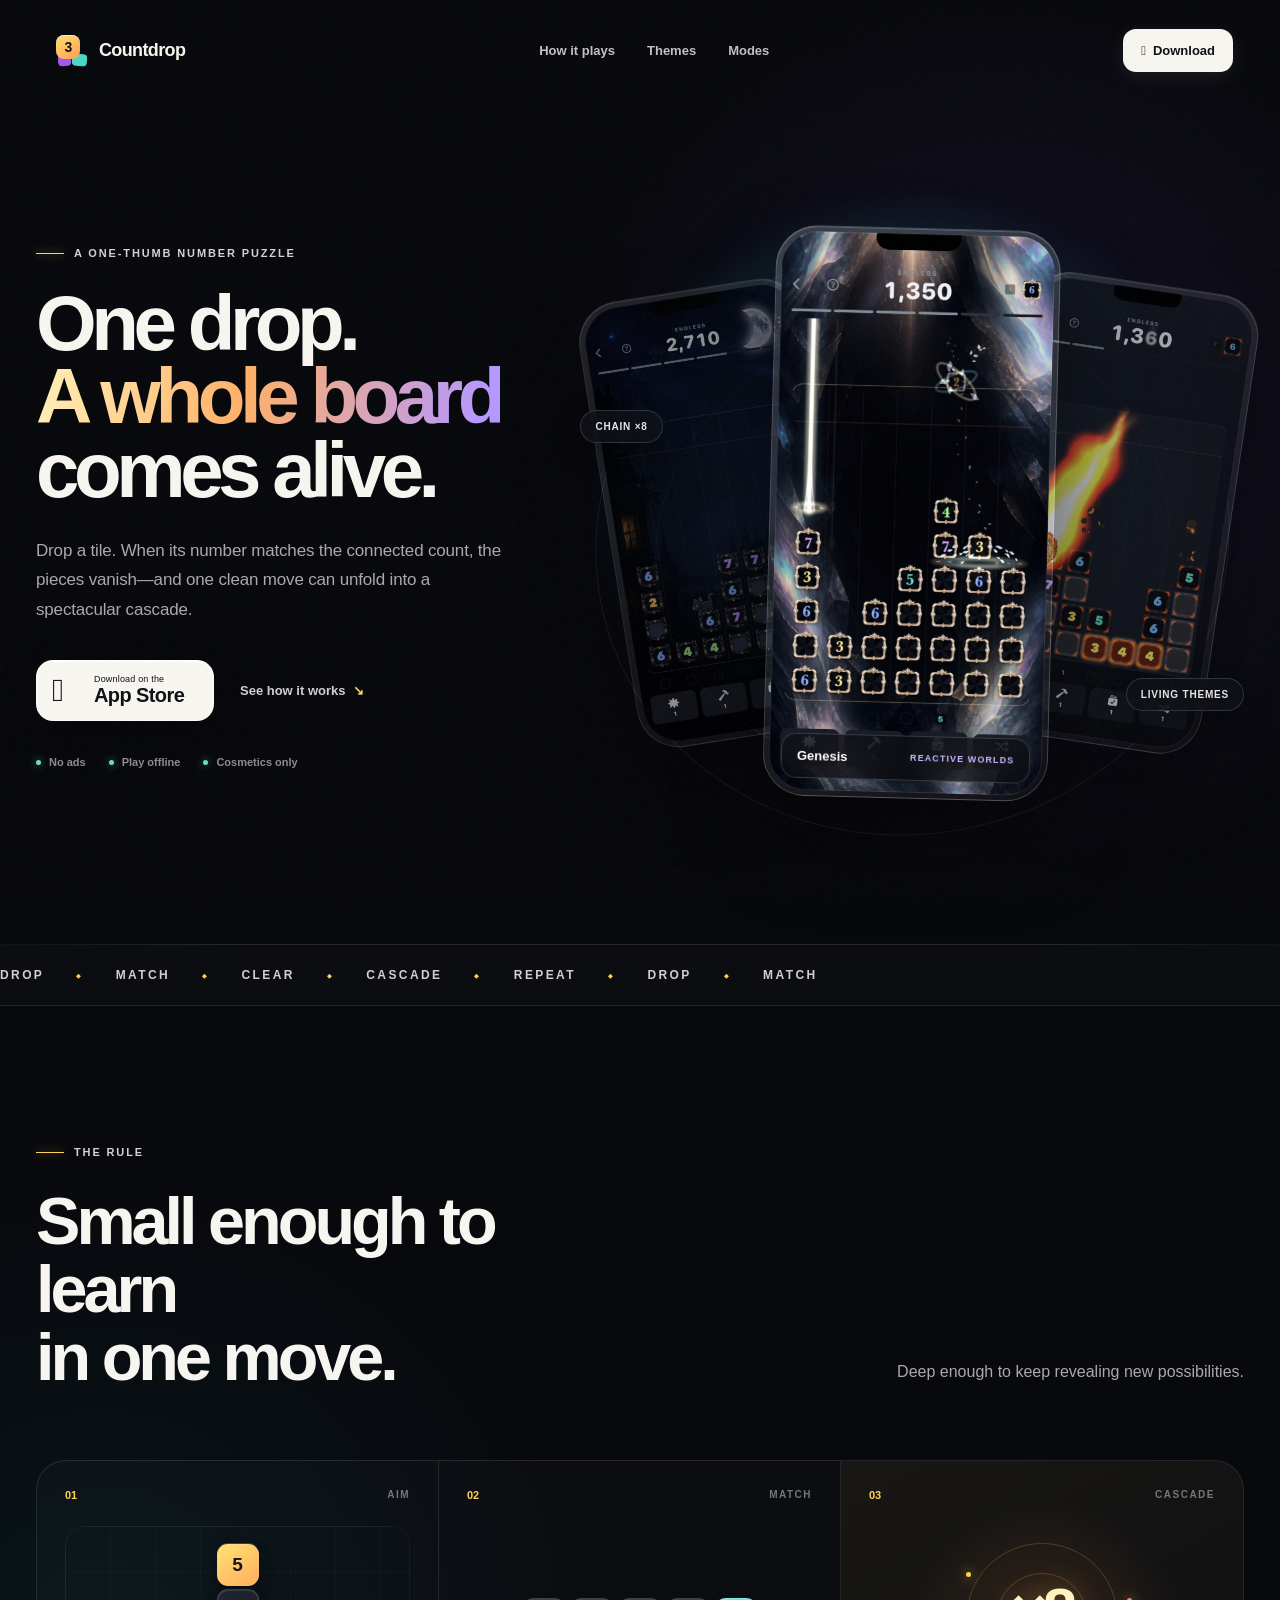
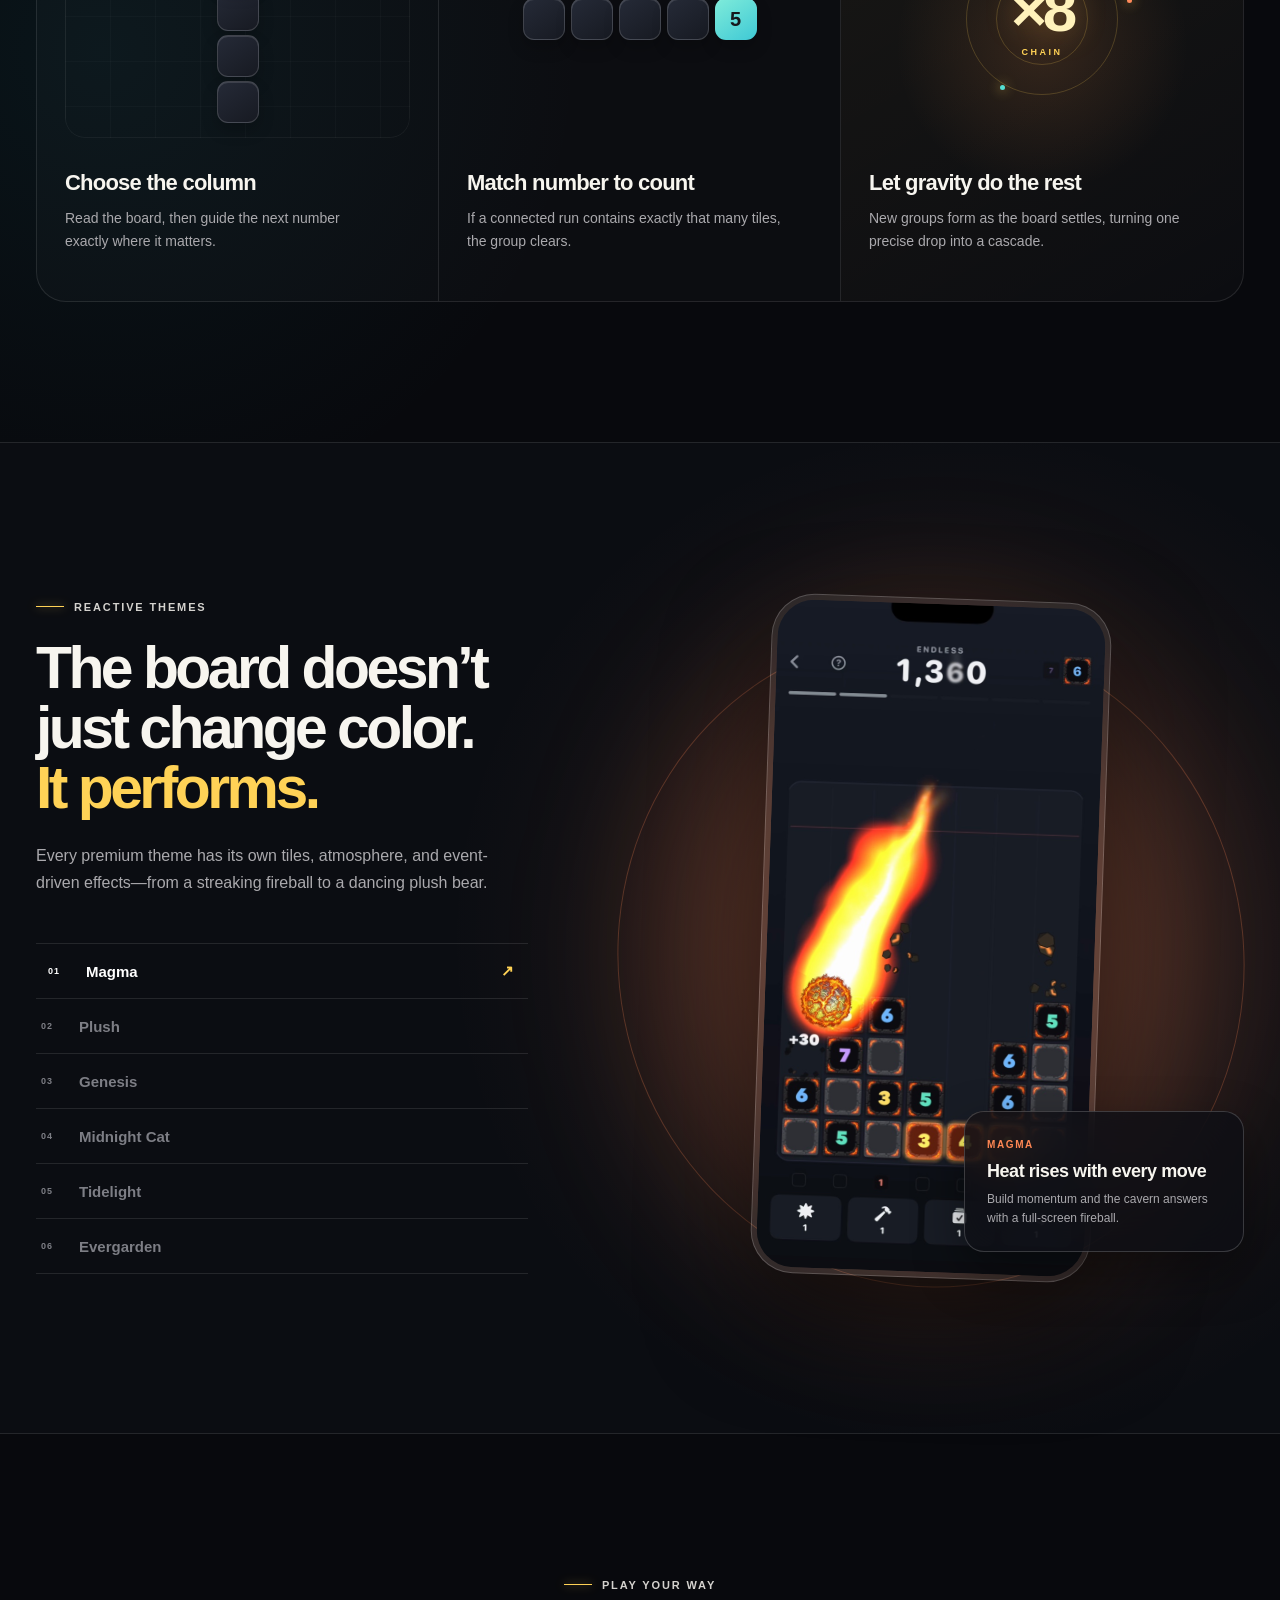
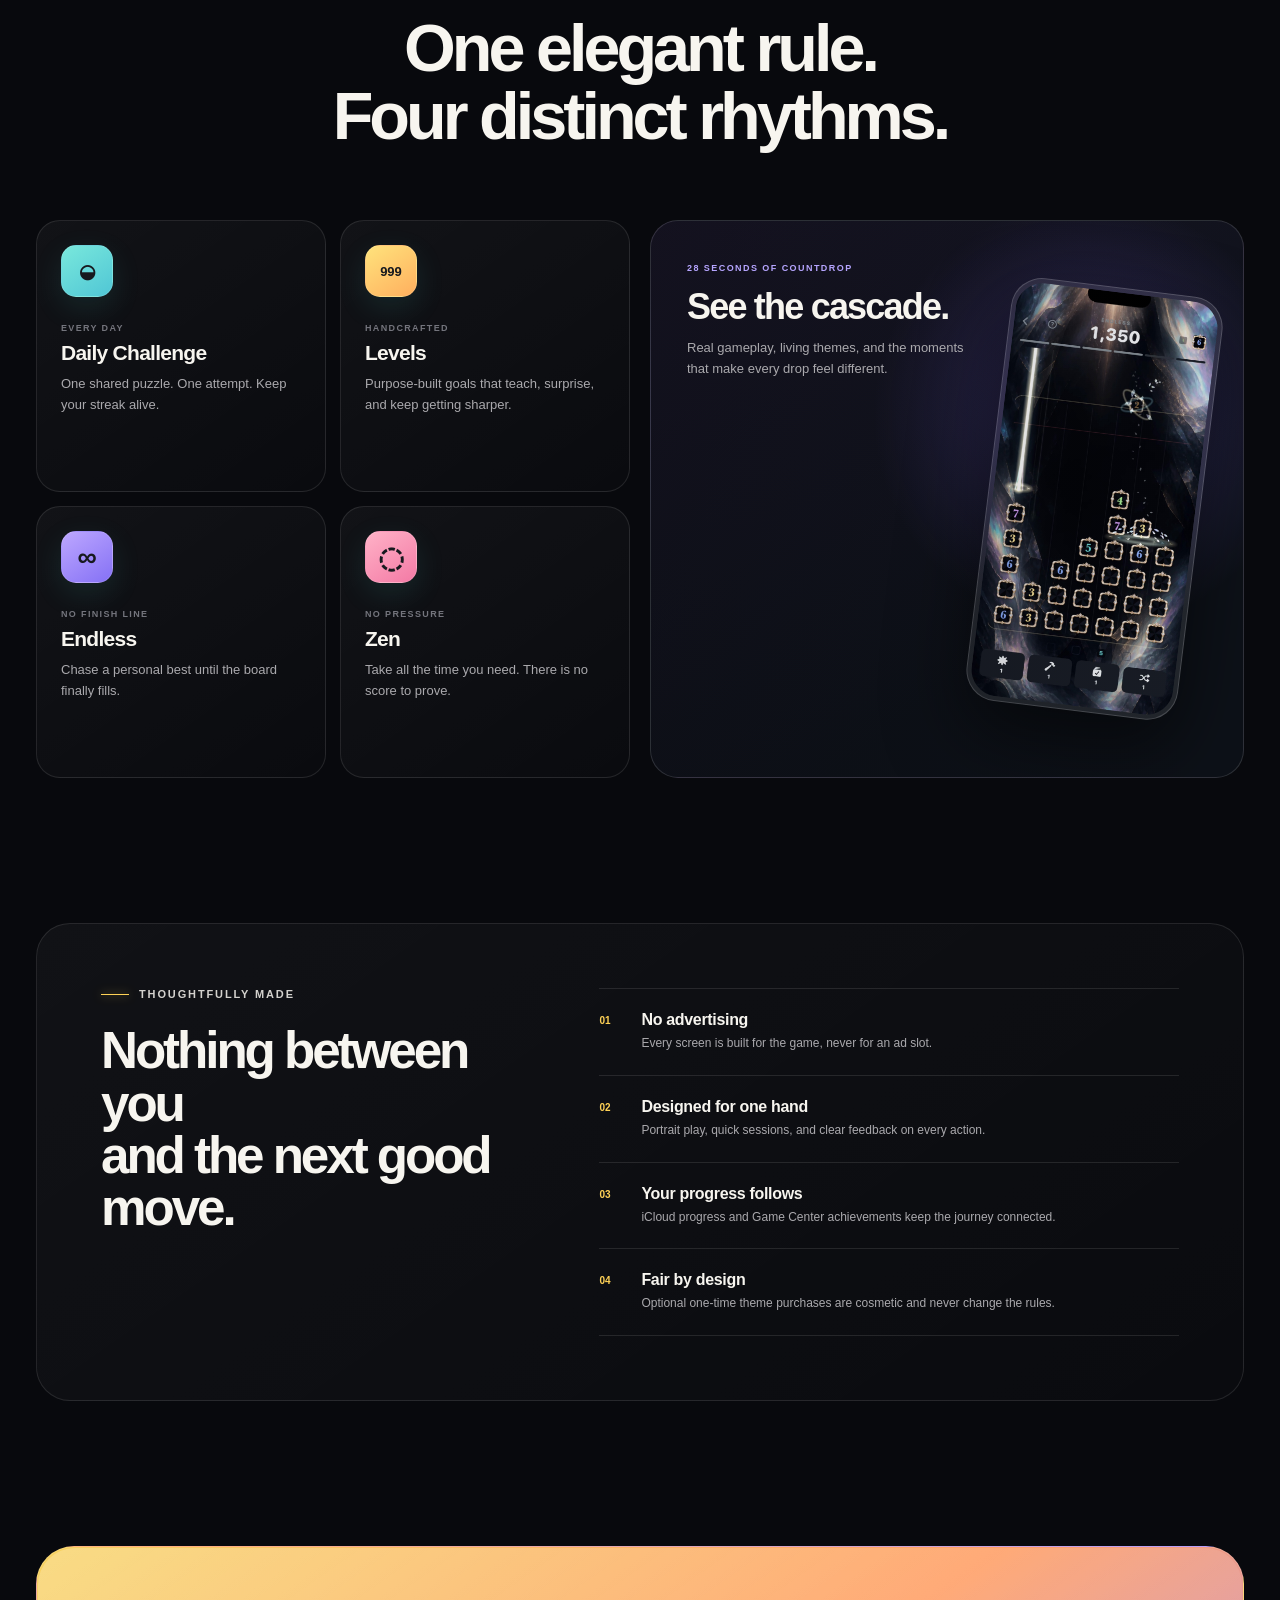
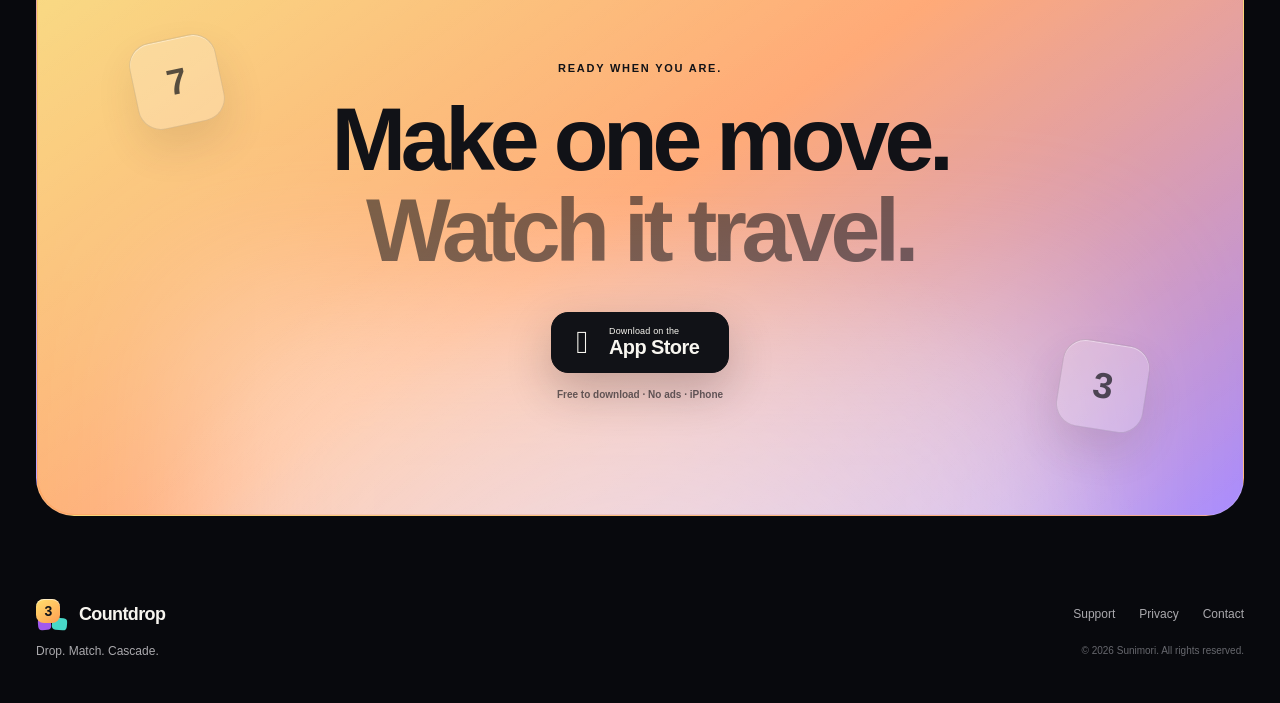
<file: index.html>
<!doctype html>
<html lang="en">
<head>
  <meta charset="utf-8">
  <meta name="viewport" content="width=device-width, initial-scale=1, viewport-fit=cover">
  <title>Countdrop — Drop. Match. Cascade.</title>
  <meta name="description" content="Countdrop is a tactile number puzzle for iPhone. Drop a tile, match its count, and set off satisfying chain reactions across Daily, Levels, Endless, and Zen modes.">
  <meta name="theme-color" content="#08090d">
  <meta property="og:type" content="website">
  <meta property="og:title" content="Countdrop — Drop. Match. Cascade.">
  <meta property="og:description" content="A tiny rule with deeply satisfying chain reactions. Free to play, with no ads.">
  <meta property="og:image" content="https://countdrop.com/assets/og-countdrop.jpg">
  <meta property="og:image:width" content="1200">
  <meta property="og:image:height" content="630">
  <meta name="twitter:card" content="summary_large_image">
  <link rel="canonical" href="https://countdrop.com/">
  <link rel="icon" href="/assets/favicon.svg" type="image/svg+xml">
  <link rel="stylesheet" href="/assets/site.css?v=20260905-2">
  <script src="/assets/site.js?v=20260905-2" defer></script>
</head>
<body>
  <div class="page-noise" aria-hidden="true"></div>
  <header class="site-header" data-header>
    <a class="brand" href="/" aria-label="Countdrop home">
      <span class="brand-mark" aria-hidden="true"><i>3</i><b></b><em></em></span>
      <span>Countdrop</span>
    </a>
    <nav class="main-nav" aria-label="Main navigation">
      <a href="#play">How it plays</a>
      <a href="#worlds">Themes</a>
      <a href="#modes">Modes</a>
    </nav>
    <a class="header-cta" href="https://apps.apple.com/app/id6799628531" target="_blank" rel="noopener"><span aria-hidden="true"></span> Download</a>
  </header>

  <main>
    <section class="hero" aria-labelledby="hero-title">
      <div class="hero-copy reveal">
        <div class="eyebrow"><span></span> A one-thumb number puzzle</div>
        <h1 id="hero-title">One drop.<br><span>A whole board</span><br>comes alive.</h1>
        <p class="hero-lede">Drop a tile. When its number matches the connected count, the pieces vanish—and one clean move can unfold into a spectacular cascade.</p>
        <div class="hero-actions">
          <a class="app-store-button" href="https://apps.apple.com/app/id6799628531" target="_blank" rel="noopener">
            <span class="apple" aria-hidden="true"></span><span><small>Download on the</small><strong>App Store</strong></span>
          </a>
          <a class="text-link" href="#play">See how it works <span aria-hidden="true">↘</span></a>
        </div>
        <div class="trust-row" aria-label="Product highlights"><span>No ads</span><span>Play offline</span><span>Cosmetics only</span></div>
      </div>

      <div class="hero-visual reveal" aria-label="Countdrop game themes" data-delay="1">
        <div class="hero-orbit orbit-one" aria-hidden="true"></div>
        <div class="hero-orbit orbit-two" aria-hidden="true"></div>
        <figure class="phone phone-left"><img src="/assets/screens/midnight-cat.jpg" alt="Midnight Cat theme with a black cat under moonlight" width="720" height="1566" decoding="async"></figure>
        <figure class="phone phone-main">
          <img src="/assets/screens/genesis-beam.jpg" alt="Genesis theme with a luminous crystal beam" width="720" height="1566" decoding="async" fetchpriority="high">
          <figcaption><span>Genesis</span><b>Reactive worlds</b></figcaption>
        </figure>
        <figure class="phone phone-right"><img src="/assets/screens/magma-fireball.jpg" alt="Magma theme with a dramatic fireball effect" width="720" height="1566" decoding="async"></figure>
        <span class="visual-label label-one">Chain ×8</span><span class="visual-label label-two">Living themes</span>
      </div>
    </section>

    <section class="ticker" aria-label="Countdrop highlights"><div><span>Drop</span><i>◆</i><span>Match</span><i>◆</i><span>Clear</span><i>◆</i><span>Cascade</span><i>◆</i><span>Repeat</span><i>◆</i><span>Drop</span><i>◆</i><span>Match</span></div></section>

    <section class="rule-section section-shell" id="play" aria-labelledby="rule-title">
      <div class="section-heading reveal">
        <div class="eyebrow"><span></span> The rule</div>
        <h2 id="rule-title">Small enough to learn<br>in one move.</h2>
        <p>Deep enough to keep revealing new possibilities.</p>
      </div>
      <div class="rule-journey">
        <article class="rule-step reveal">
          <div class="step-meta"><b>01</b><span>Aim</span></div>
          <div class="mini-board aim-board" aria-hidden="true"><div class="mini-column"><i></i><i></i><i></i><i></i></div><div class="falling-tile">5</div></div>
          <h3>Choose the column</h3><p>Read the board, then guide the next number exactly where it matters.</p>
        </article>
        <article class="rule-step reveal" data-delay="1">
          <div class="step-meta"><b>02</b><span>Match</span></div>
          <div class="match-row" aria-hidden="true"><i></i><i></i><i></i><i></i><b>5</b></div>
          <h3>Match number to count</h3><p>If a connected run contains exactly that many tiles, the group clears.</p>
        </article>
        <article class="rule-step rule-step-accent reveal" data-delay="2">
          <div class="step-meta"><b>03</b><span>Cascade</span></div>
          <div class="cascade-demo" aria-hidden="true"><i class="spark s1"></i><i class="spark s2"></i><i class="spark s3"></i><strong>×8</strong><span>CHAIN</span></div>
          <h3>Let gravity do the rest</h3><p>New groups form as the board settles, turning one precise drop into a cascade.</p>
        </article>
      </div>
    </section>

    <section class="worlds-section" id="worlds" aria-labelledby="worlds-title">
      <div class="worlds-copy reveal">
        <div class="eyebrow"><span></span> Reactive themes</div>
        <h2 id="worlds-title">The board doesn’t just change color.<br><em>It performs.</em></h2>
        <p class="worlds-intro">Every premium theme has its own tiles, atmosphere, and event-driven effects—from a streaking fireball to a dancing plush bear.</p>
        <div class="world-tabs" role="tablist" aria-label="Choose a theme">
          <button class="world-tab is-active" type="button" role="tab" aria-selected="true" data-src="/assets/screens/magma-fireball.jpg" data-accent="#ff8754" data-name="Magma" data-kicker="Heat rises with every move" data-copy="Build momentum and the cavern answers with a full-screen fireball."><span>01</span>Magma</button>
          <button class="world-tab" type="button" role="tab" aria-selected="false" data-src="/assets/screens/plush-victory.jpg" data-accent="#ff9ab8" data-name="Plush" data-kicker="Soft edges, joyful finish" data-copy="Warm fabric tiles, playful landings, and a tiny bear who celebrates your win."><span>02</span>Plush</button>
          <button class="world-tab" type="button" role="tab" aria-selected="false" data-src="/assets/screens/genesis-beam.jpg" data-accent="#a988ff" data-name="Genesis" data-kicker="A world made of light" data-copy="Crystal tiles and evolving beams make every cascade feel otherworldly."><span>03</span>Genesis</button>
          <button class="world-tab" type="button" role="tab" aria-selected="false" data-src="/assets/screens/midnight-cat.jpg" data-accent="#f2b45f" data-name="Midnight Cat" data-kicker="Someone is watching" data-copy="Play beneath a silver moon while a curious black cat wanders across the board."><span>04</span>Midnight Cat</button>
          <button class="world-tab" type="button" role="tab" aria-selected="false" data-src="/assets/screens/tidelight.jpg" data-accent="#4fd9ff" data-name="Tidelight" data-kicker="Quiet currents, deep glow" data-copy="Ancient ruins, drifting bubbles, and rays of water-filtered light respond to play."><span>05</span>Tidelight</button>
          <button class="world-tab" type="button" role="tab" aria-selected="false" data-src="/assets/screens/evergarden-bloom.jpg" data-accent="#b6da70" data-name="Evergarden" data-kicker="A garden that grows with you" data-copy="Leaves drift, a hummingbird visits, and flowers open as the game unfolds."><span>06</span>Evergarden</button>
        </div>
      </div>
      <div class="world-stage reveal" data-world-stage data-delay="1">
        <div class="world-glow" aria-hidden="true"></div>
        <figure class="world-phone"><img data-world-image src="/assets/screens/magma-fireball.jpg" alt="Magma theme gameplay" width="720" height="1566" loading="lazy" decoding="async"></figure>
        <div class="world-caption" aria-live="polite"><span data-world-name>Magma</span><strong data-world-kicker>Heat rises with every move</strong><p data-world-copy>Build momentum and the cavern answers with a full-screen fireball.</p></div>
      </div>
    </section>

    <section class="modes-section section-shell" id="modes" aria-labelledby="modes-title">
      <div class="section-heading center reveal"><div class="eyebrow"><span></span> Play your way</div><h2 id="modes-title">One elegant rule.<br>Four distinct rhythms.</h2></div>
      <div class="modes-layout">
        <div class="mode-grid">
          <article class="mode-card reveal"><div class="mode-icon flame" aria-hidden="true">◒</div><span>Every day</span><h3>Daily Challenge</h3><p>One shared puzzle. One attempt. Keep your streak alive.</p></article>
          <article class="mode-card reveal" data-delay="1"><div class="mode-icon" aria-hidden="true">999</div><span>Handcrafted</span><h3>Levels</h3><p>Purpose-built goals that teach, surprise, and keep getting sharper.</p></article>
          <article class="mode-card reveal"><div class="mode-icon" aria-hidden="true">∞</div><span>No finish line</span><h3>Endless</h3><p>Chase a personal best until the board finally fills.</p></article>
          <article class="mode-card reveal" data-delay="1"><div class="mode-icon" aria-hidden="true">◌</div><span>No pressure</span><h3>Zen</h3><p>Take all the time you need. There is no score to prove.</p></article>
        </div>
        <div class="preview-card reveal" data-delay="2">
          <div class="preview-copy"><span>28 seconds of Countdrop</span><h3>See the cascade.</h3><p>Real gameplay, living themes, and the moments that make every drop feel different.</p></div>
          <div class="video-phone"><video muted loop playsinline preload="metadata" poster="/assets/screens/genesis-beam.jpg" aria-label="Countdrop gameplay preview"><source src="/assets/video/countdrop-preview.mp4" type="video/mp4"></video></div>
        </div>
      </div>
    </section>

    <section class="details-section section-shell" aria-labelledby="details-title">
      <div class="details-panel reveal">
        <div><div class="eyebrow"><span></span> Thoughtfully made</div><h2 id="details-title">Nothing between you<br>and the next good move.</h2></div>
        <div class="detail-list">
          <article><b>01</b><h3>No advertising</h3><p>Every screen is built for the game, never for an ad slot.</p></article>
          <article><b>02</b><h3>Designed for one hand</h3><p>Portrait play, quick sessions, and clear feedback on every action.</p></article>
          <article><b>03</b><h3>Your progress follows</h3><p>iCloud progress and Game Center achievements keep the journey connected.</p></article>
          <article><b>04</b><h3>Fair by design</h3><p>Optional one-time theme purchases are cosmetic and never change the rules.</p></article>
        </div>
      </div>
    </section>

    <section class="final-cta section-shell reveal" aria-labelledby="cta-title">
      <div class="cta-glow" aria-hidden="true"></div><div class="cta-tile tile-seven" aria-hidden="true">7</div><div class="cta-tile tile-three" aria-hidden="true">3</div>
      <p>Ready when you are.</p><h2 id="cta-title">Make one move.<br><span>Watch it travel.</span></h2>
      <a class="app-store-button light" href="https://apps.apple.com/app/id6799628531" target="_blank" rel="noopener"><span class="apple" aria-hidden="true"></span><span><small>Download on the</small><strong>App Store</strong></span></a>
      <small class="cta-note">Free to download · No ads · iPhone</small>
    </section>
  </main>

  <footer class="site-footer">
    <a class="brand footer-brand" href="/" aria-label="Countdrop home"><span class="brand-mark" aria-hidden="true"><i>3</i><b></b><em></em></span><span>Countdrop</span></a>
    <p>Drop. Match. Cascade.</p>
    <nav aria-label="Footer navigation"><a href="/support/">Support</a><a href="/privacy/">Privacy</a><a href="/support/#contact">Contact</a></nav>
        <small>© <span data-year>2026</span> Sunimori. All rights reserved.</small>
  </footer>
</body>
</html>
</file>
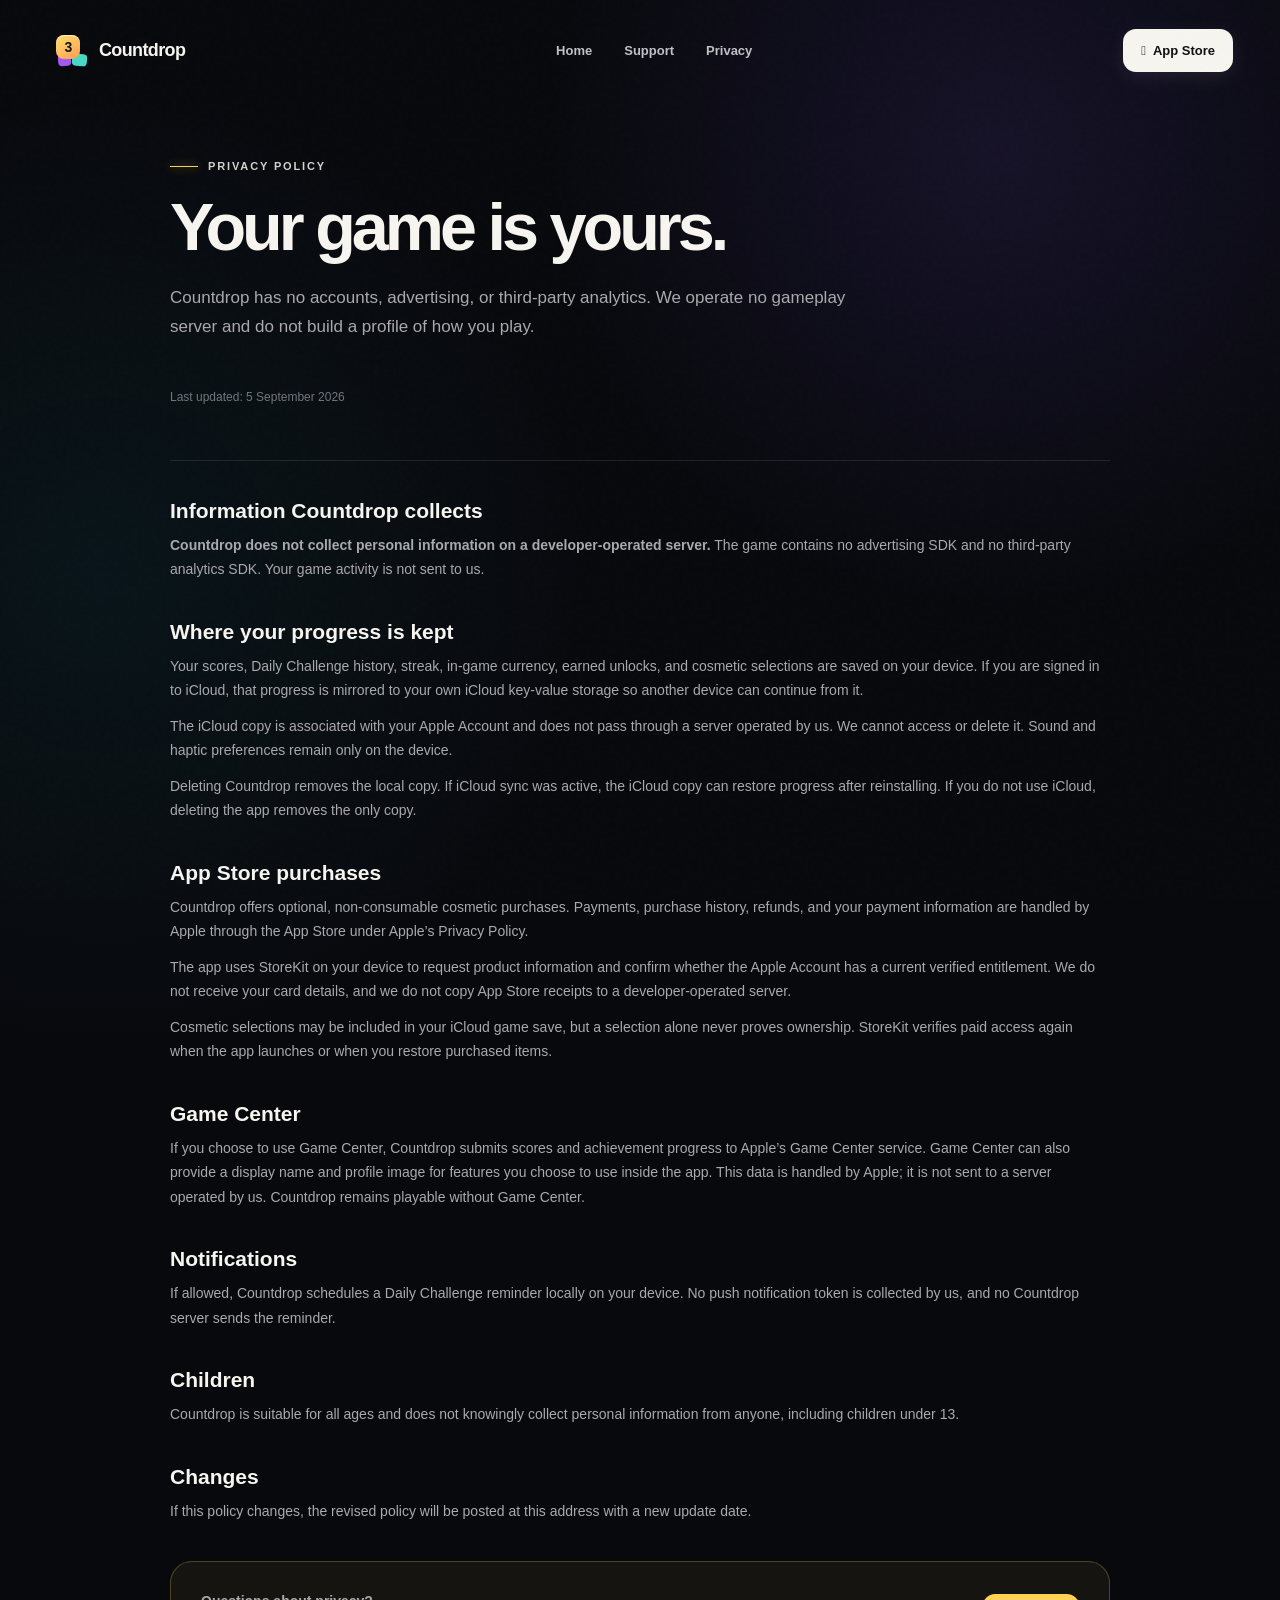
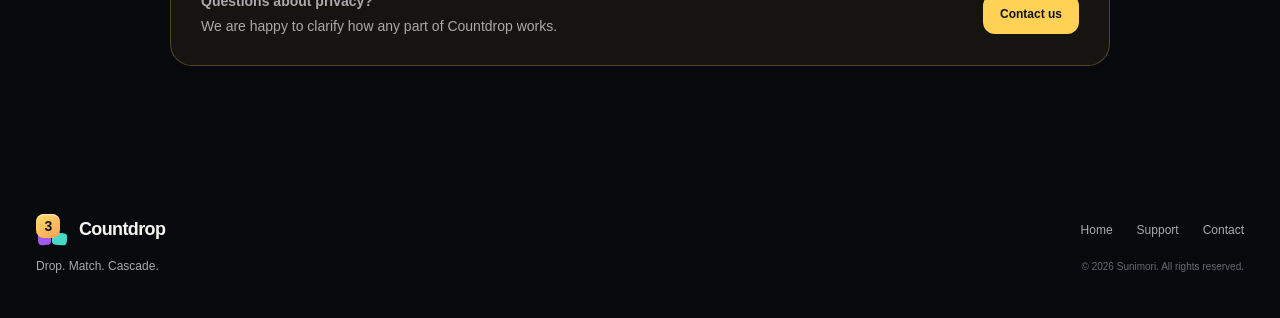
<file: privacy/index.html>
<!doctype html>
<html lang="en">
<head>
  <meta charset="utf-8">
  <meta name="robots" content="noindex, nofollow">
  <meta name="viewport" content="width=device-width, initial-scale=1, viewport-fit=cover">
  <title>Countdrop — Privacy Policy</title>
  <meta name="description" content="Countdrop has no accounts, advertising, or third-party analytics. Learn how iCloud, Game Center, notifications, and App Store purchases are handled.">
  <meta name="theme-color" content="#08090d">
  <link rel="icon" href="/assets/favicon.svg" type="image/svg+xml">
  <link rel="stylesheet" href="/assets/site.css?v=20260905-2">
  <script src="/assets/site.js?v=20260905-2" defer></script>
</head>
<body class="utility-body">
  <div class="page-noise" aria-hidden="true"></div>
  <header class="site-header is-scrolled" data-header>
    <a class="brand" href="/" aria-label="Countdrop home"><span class="brand-mark" aria-hidden="true"><i>3</i><b></b><em></em></span><span>Countdrop</span></a>
    <nav class="main-nav" aria-label="Utility navigation"><a href="/">Home</a><a href="/support/">Support</a><a href="/privacy/">Privacy</a></nav>
    <a class="header-cta" href="https://apps.apple.com/app/id6799628531" target="_blank" rel="noopener"><span aria-hidden="true"></span> App Store</a>
  </header>

  <main class="utility-main">
    <section class="utility-hero reveal">
      <div class="eyebrow"><span></span> Privacy policy</div>
      <h1>Your game is yours.</h1>
      <p>Countdrop has no accounts, advertising, or third-party analytics. We operate no gameplay server and do not build a profile of how you play.</p>
      <div class="updated">Last updated: 5 September 2026</div>
    </section>

    <div class="legal-section reveal">
      <h2>Information Countdrop collects</h2>
      <p><strong>Countdrop does not collect personal information on a developer-operated server.</strong> The game contains no advertising SDK and no third-party analytics SDK. Your game activity is not sent to us.</p>
    </div>

    <div class="legal-section reveal">
      <h2>Where your progress is kept</h2>
      <p>Your scores, Daily Challenge history, streak, in-game currency, earned unlocks, and cosmetic selections are saved on your device. If you are signed in to iCloud, that progress is mirrored to your own iCloud key-value storage so another device can continue from it.</p>
      <p>The iCloud copy is associated with your Apple Account and does not pass through a server operated by us. We cannot access or delete it. Sound and haptic preferences remain only on the device.</p>
      <p>Deleting Countdrop removes the local copy. If iCloud sync was active, the iCloud copy can restore progress after reinstalling. If you do not use iCloud, deleting the app removes the only copy.</p>
    </div>

    <div class="legal-section reveal">
      <h2>App Store purchases</h2>
      <p>Countdrop offers optional, non-consumable cosmetic purchases. Payments, purchase history, refunds, and your payment information are handled by Apple through the App Store under <a href="https://www.apple.com/legal/privacy/" target="_blank" rel="noopener">Apple’s Privacy Policy</a>.</p>
      <p>The app uses StoreKit on your device to request product information and confirm whether the Apple Account has a current verified entitlement. We do not receive your card details, and we do not copy App Store receipts to a developer-operated server.</p>
      <p>Cosmetic selections may be included in your iCloud game save, but a selection alone never proves ownership. StoreKit verifies paid access again when the app launches or when you restore purchased items.</p>
    </div>

    <div class="legal-section reveal">
      <h2>Game Center</h2>
      <p>If you choose to use Game Center, Countdrop submits scores and achievement progress to Apple’s Game Center service. Game Center can also provide a display name and profile image for features you choose to use inside the app. This data is handled by Apple; it is not sent to a server operated by us. Countdrop remains playable without Game Center.</p>
    </div>

    <div class="legal-section reveal">
      <h2>Notifications</h2>
      <p>If allowed, Countdrop schedules a Daily Challenge reminder locally on your device. No push notification token is collected by us, and no Countdrop server sends the reminder.</p>
    </div>

    <div class="legal-section reveal">
      <h2>Children</h2>
      <p>Countdrop is suitable for all ages and does not knowingly collect personal information from anyone, including children under 13.</p>
    </div>

    <div class="legal-section reveal">
      <h2>Changes</h2>
      <p>If this policy changes, the revised policy will be posted at this address with a new update date.</p>
    </div>

    <section class="utility-callout legal-section reveal">
      <p><strong>Questions about privacy?</strong><br>We are happy to clarify how any part of Countdrop works.</p>
      <a href="/support/#contact">Contact us</a>
    </section>
  </main>

  <footer class="site-footer">
    <a class="brand footer-brand" href="/" aria-label="Countdrop home"><span class="brand-mark" aria-hidden="true"><i>3</i><b></b><em></em></span><span>Countdrop</span></a>
    <p>Drop. Match. Cascade.</p>
    <nav aria-label="Footer navigation"><a href="/">Home</a><a href="/support/">Support</a><a href="/support/#contact">Contact</a></nav>
        <small>© <span data-year>2026</span> Sunimori. All rights reserved.</small>
  </footer>
</body>
</html>
</file>
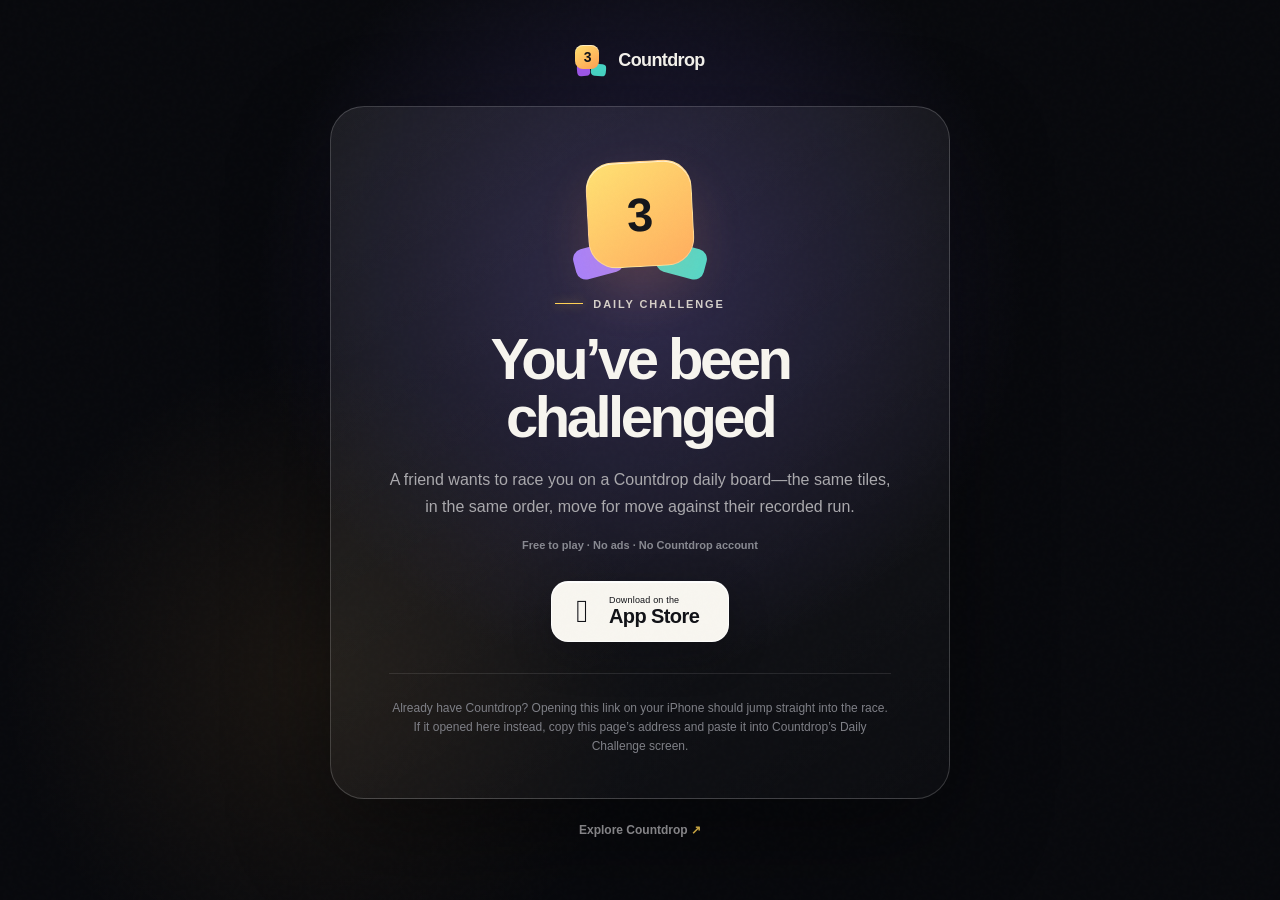
<file: race/index.html>
<!doctype html>
<html lang="en">
<head>
  <meta charset="utf-8">
  <meta name="robots" content="noindex, nofollow">
  <meta name="viewport" content="width=device-width, initial-scale=1, viewport-fit=cover">
  <title>Countdrop — Race</title>
  <meta name="description" content="Someone challenged you to today’s Countdrop Daily Challenge. Get the app and race their run, move for move.">
  <meta name="theme-color" content="#08090d">
  <link rel="icon" href="/assets/favicon.svg" type="image/svg+xml">
  <link rel="stylesheet" href="/assets/site.css?v=20260905-2">
</head>
<body class="race-body">
  <div class="page-noise" aria-hidden="true"></div>
  <main class="race-main">
    <a class="brand race-brand" href="/" aria-label="Countdrop home"><span class="brand-mark" aria-hidden="true"><i>3</i><b></b><em></em></span><span>Countdrop</span></a>
    <section class="race-card">
      <div class="race-emblem" aria-hidden="true"><span>3</span><i></i><b></b></div>
      <div class="eyebrow"><span></span> Daily Challenge</div>
      <h1 id="headline">You’ve been challenged</h1>
      <p id="detail">A friend wants to race you on a Countdrop daily board—the same tiles, in the same order, move for move against their recorded run.</p>
      <p class="race-note">Free to play · No ads · No Countdrop account</p>
      <a class="app-store-button race-button" href="https://apps.apple.com/app/id6799628531"><span class="apple" aria-hidden="true"></span><span><small>Download on the</small><strong>App Store</strong></span></a>
      <p class="race-hint">Already have Countdrop? Opening this link on your iPhone should jump straight into the race. If it opened here instead, copy this page’s address and paste it into Countdrop’s Daily Challenge screen.</p>
    </section>
    <a class="race-home" href="/">Explore Countdrop <span aria-hidden="true">↗</span></a>
  </main>
  <script>
  (() => {
    const raw = decodeURIComponent(location.hash.slice(1) || "");
    const parts = raw.split("~");
    if (parts.length === 4 && parts[0] === "CD1") {
      const name = parts[2].slice(0, 16).trim();
      const day = parts[1];
      if (name) document.getElementById("headline").textContent = `${name} challenged you`;
      document.getElementById("detail").textContent = `Race their ${day} daily run, move for move, on the same board—the same tiles, in the same order, for every player that day.`;
    }
  })();
  </script>
</body>
</html>
</file>
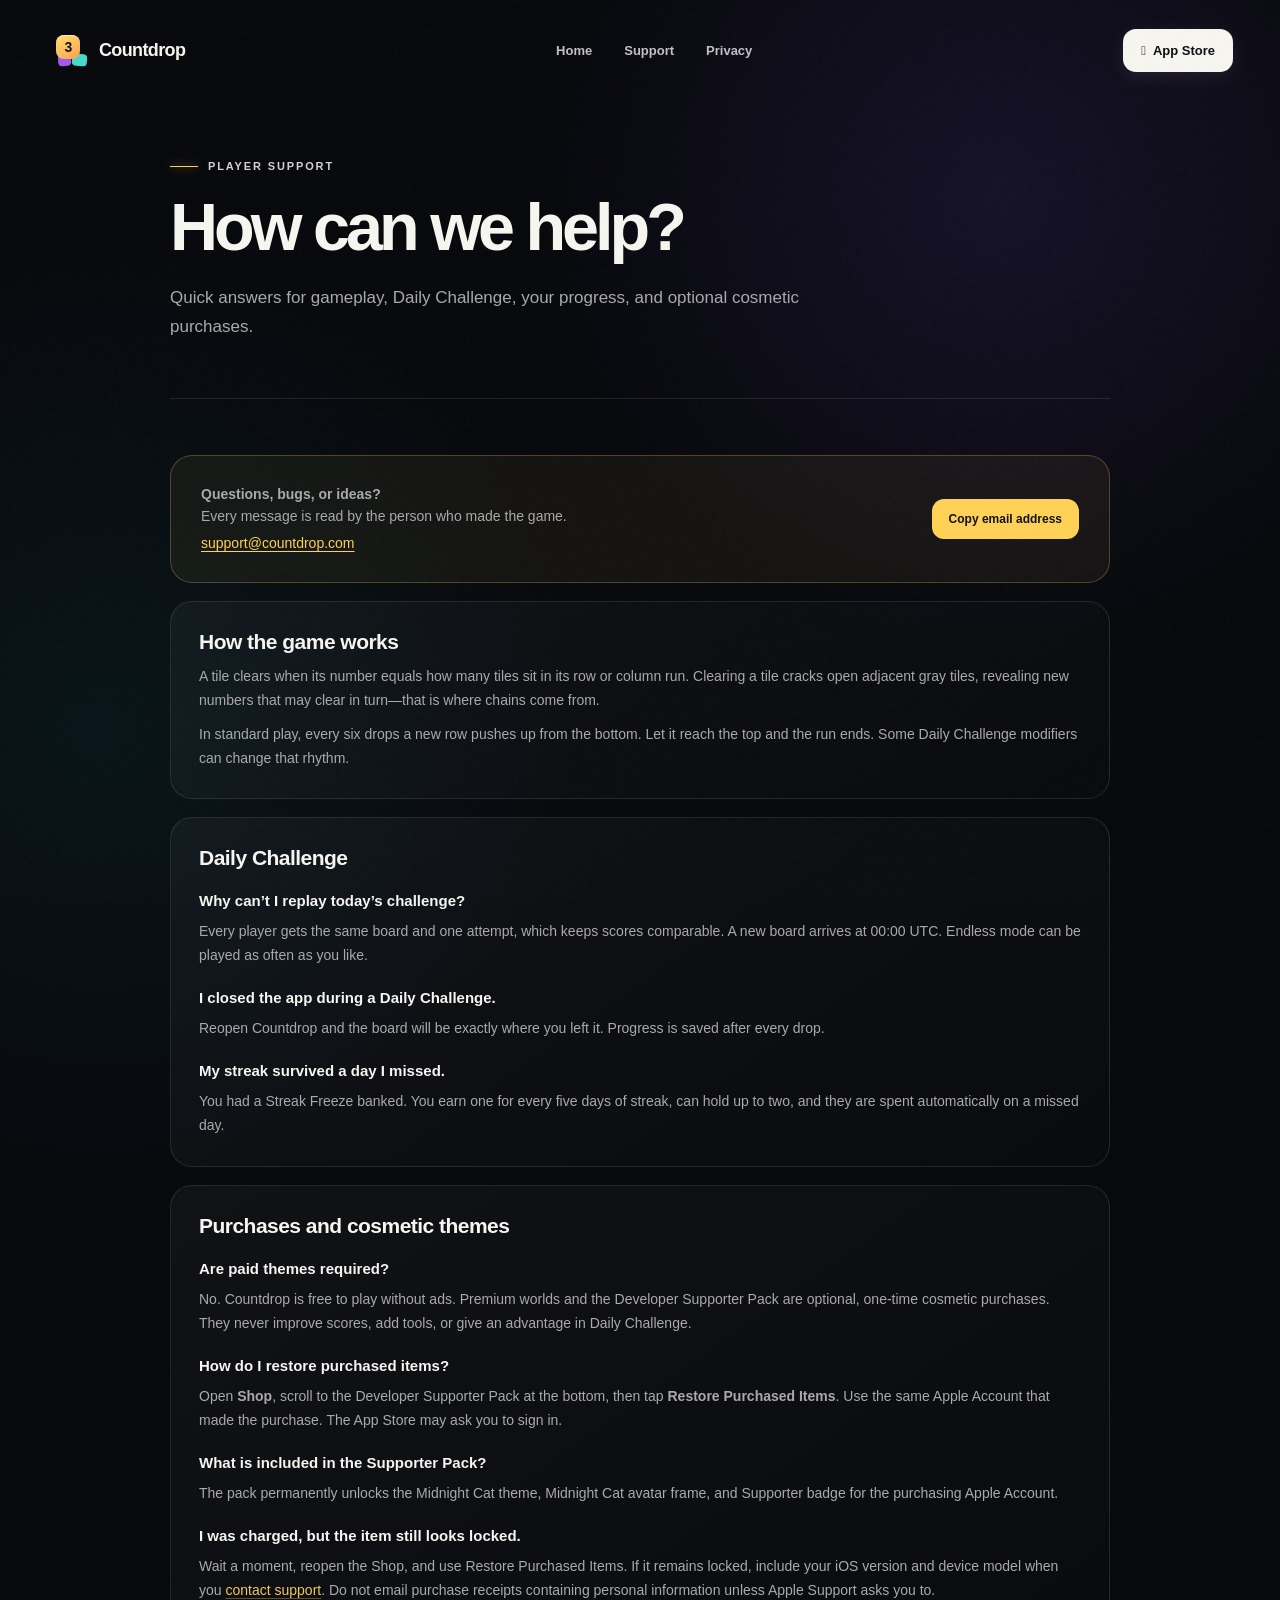
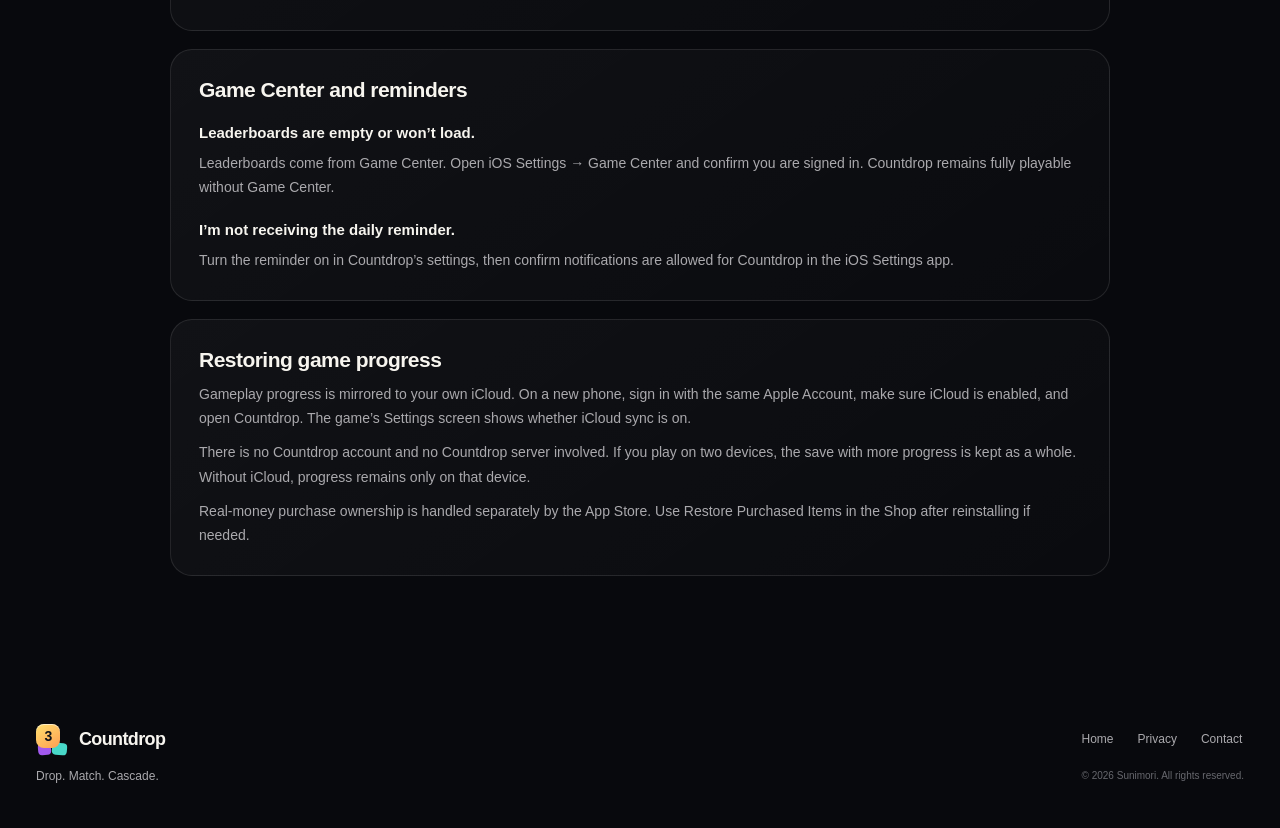
<file: support/index.html>
<!doctype html>
<html lang="en">
<head>
  <meta charset="utf-8">
  <meta name="robots" content="noindex, nofollow">
  <meta name="viewport" content="width=device-width, initial-scale=1, viewport-fit=cover">
  <title>Countdrop — Support</title>
  <meta name="description" content="Help with Countdrop gameplay, Daily Challenge, Game Center, iCloud progress, purchases, and restoring purchased items.">
  <meta name="theme-color" content="#08090d">
  <link rel="icon" href="/assets/favicon.svg" type="image/svg+xml">
  <link rel="stylesheet" href="/assets/site.css?v=20260905-2">
  <script src="/assets/site.js?v=20260905-2" defer></script>
</head>
<body class="utility-body">
  <div class="page-noise" aria-hidden="true"></div>
  <header class="site-header is-scrolled" data-header>
    <a class="brand" href="/" aria-label="Countdrop home"><span class="brand-mark" aria-hidden="true"><i>3</i><b></b><em></em></span><span>Countdrop</span></a>
    <nav class="main-nav" aria-label="Utility navigation"><a href="/">Home</a><a href="/support/">Support</a><a href="/privacy/">Privacy</a></nav>
    <a class="header-cta" href="https://apps.apple.com/app/id6799628531" target="_blank" rel="noopener"><span aria-hidden="true"></span> App Store</a>
  </header>

  <main class="utility-main">
    <section class="utility-hero reveal">
      <div class="eyebrow"><span></span> Player support</div>
      <h1>How can we help?</h1>
      <p>Quick answers for gameplay, Daily Challenge, your progress, and optional cosmetic purchases.</p>
    </section>

    <div class="utility-content">
      <section class="utility-callout reveal" id="contact">
        <p><strong>Questions, bugs, or ideas?</strong><br>Every message is read by the person who made the game.<br><a class="contact-address" href="mailto:support@countdrop.com">support@countdrop.com</a></p>
        <button class="contact-copy" type="button" data-copy-email="support@countdrop.com" aria-live="polite">Copy email address</button>
      </section>

      <section class="utility-card reveal">
        <h2>How the game works</h2>
        <p>A tile clears when its number equals how many tiles sit in its row or column run. Clearing a tile cracks open adjacent gray tiles, revealing new numbers that may clear in turn—that is where chains come from.</p>
        <p>In standard play, every six drops a new row pushes up from the bottom. Let it reach the top and the run ends. Some Daily Challenge modifiers can change that rhythm.</p>
      </section>

      <section class="utility-card reveal">
        <h2>Daily Challenge</h2>
        <h3>Why can’t I replay today’s challenge?</h3>
        <p>Every player gets the same board and one attempt, which keeps scores comparable. A new board arrives at 00:00 UTC. Endless mode can be played as often as you like.</p>
        <h3>I closed the app during a Daily Challenge.</h3>
        <p>Reopen Countdrop and the board will be exactly where you left it. Progress is saved after every drop.</p>
        <h3>My streak survived a day I missed.</h3>
        <p>You had a Streak Freeze banked. You earn one for every five days of streak, can hold up to two, and they are spent automatically on a missed day.</p>
      </section>

      <section class="utility-card reveal">
        <h2>Purchases and cosmetic themes</h2>
        <h3>Are paid themes required?</h3>
        <p>No. Countdrop is free to play without ads. Premium worlds and the Developer Supporter Pack are optional, one-time cosmetic purchases. They never improve scores, add tools, or give an advantage in Daily Challenge.</p>
        <h3>How do I restore purchased items?</h3>
        <p>Open <strong>Shop</strong>, scroll to the Developer Supporter Pack at the bottom, then tap <strong>Restore Purchased Items</strong>. Use the same Apple Account that made the purchase. The App Store may ask you to sign in.</p>
        <h3>What is included in the Supporter Pack?</h3>
        <p>The pack permanently unlocks the Midnight Cat theme, Midnight Cat avatar frame, and Supporter badge for the purchasing Apple Account.</p>
        <h3>I was charged, but the item still looks locked.</h3>
        <p>Wait a moment, reopen the Shop, and use Restore Purchased Items. If it remains locked, include your iOS version and device model when you <a href="#contact">contact support</a>. Do not email purchase receipts containing personal information unless Apple Support asks you to.</p>
      </section>

      <section class="utility-card reveal">
        <h2>Game Center and reminders</h2>
        <h3>Leaderboards are empty or won’t load.</h3>
        <p>Leaderboards come from Game Center. Open iOS Settings → Game Center and confirm you are signed in. Countdrop remains fully playable without Game Center.</p>
        <h3>I’m not receiving the daily reminder.</h3>
        <p>Turn the reminder on in Countdrop’s settings, then confirm notifications are allowed for Countdrop in the iOS Settings app.</p>
      </section>

      <section class="utility-card reveal">
        <h2>Restoring game progress</h2>
        <p>Gameplay progress is mirrored to your own iCloud. On a new phone, sign in with the same Apple Account, make sure iCloud is enabled, and open Countdrop. The game’s Settings screen shows whether iCloud sync is on.</p>
        <p>There is no Countdrop account and no Countdrop server involved. If you play on two devices, the save with more progress is kept as a whole. Without iCloud, progress remains only on that device.</p>
        <p>Real-money purchase ownership is handled separately by the App Store. Use Restore Purchased Items in the Shop after reinstalling if needed.</p>
      </section>
    </div>
  </main>

  <footer class="site-footer">
    <a class="brand footer-brand" href="/" aria-label="Countdrop home"><span class="brand-mark" aria-hidden="true"><i>3</i><b></b><em></em></span><span>Countdrop</span></a>
    <p>Drop. Match. Cascade.</p>
    <nav aria-label="Footer navigation"><a href="/">Home</a><a href="/privacy/">Privacy</a><a href="#contact">Contact</a></nav>
        <small>© <span data-year>2026</span> Sunimori. All rights reserved.</small>
  </footer>
</body>
</html>
</file>
<file: assets/site.css>
:root {
  --bg: #08090d;
  --bg-soft: #0d0f15;
  --panel: #12151d;
  --panel-2: #171a24;
  --line: rgba(255, 255, 255, 0.1);
  --line-strong: rgba(255, 255, 255, 0.18);
  --text: #f7f5ef;
  --muted: #aaa9ad;
  --dim: #74757d;
  --gold: #ffd256;
  --coral: #ff8a5b;
  --aqua: #55e0d2;
  --purple: #a98cff;
  --radius: 30px;
  --shell: min(1240px, calc(100vw - 72px));
}

* { box-sizing: border-box; }
html { scroll-behavior: smooth; overflow-x: hidden; background: var(--bg); }
body {
  margin: 0;
  overflow-x: hidden;
  color: var(--text);
  background:
    radial-gradient(circle at 78% 8%, rgba(92, 64, 175, 0.17), transparent 28rem),
    radial-gradient(circle at 8% 30%, rgba(20, 141, 157, 0.09), transparent 30rem),
    var(--bg);
  font-family: ui-rounded, "SF Pro Rounded", "SF Pro Display", -apple-system, BlinkMacSystemFont, "Segoe UI", sans-serif;
  -webkit-font-smoothing: antialiased;
  text-rendering: optimizeLegibility;
}

body::before {
  content: "";
  position: fixed;
  inset: 0;
  z-index: -3;
  background-image: linear-gradient(rgba(255,255,255,.018) 1px, transparent 1px), linear-gradient(90deg, rgba(255,255,255,.018) 1px, transparent 1px);
  background-size: 72px 72px;
  mask-image: linear-gradient(to bottom, rgba(0,0,0,.55), transparent 70%);
  pointer-events: none;
}

.page-noise {
  position: fixed;
  inset: 0;
  z-index: 20;
  opacity: .022;
  pointer-events: none;
  background-image: url("data:image/svg+xml,%3Csvg viewBox='0 0 220 220' xmlns='http://www.w3.org/2000/svg'%3E%3Cfilter id='n'%3E%3CfeTurbulence type='fractalNoise' baseFrequency='.85' numOctaves='4' stitchTiles='stitch'/%3E%3C/filter%3E%3Crect width='100%25' height='100%25' filter='url(%23n)' opacity='.7'/%3E%3C/svg%3E");
}

a { color: inherit; text-decoration: none; }
button, input, textarea { font: inherit; }
button { color: inherit; }
img, video { display: block; max-width: 100%; }
figure, h1, h2, h3, p { margin: 0; }
::selection { color: #111; background: var(--gold); }

.site-header {
  position: fixed;
  top: 18px;
  left: 50%;
  z-index: 15;
  width: var(--shell);
  height: 64px;
  padding: 0 10px 0 19px;
  display: flex;
  align-items: center;
  justify-content: space-between;
  border: 1px solid transparent;
  border-radius: 20px;
  transform: translateX(-50%);
  transition: background .35s ease, border-color .35s ease, box-shadow .35s ease, top .35s ease;
}

.site-header.is-scrolled {
  top: 10px;
  background: rgba(12, 14, 20, .8);
  border-color: var(--line);
  box-shadow: 0 16px 55px rgba(0,0,0,.35);
  -webkit-backdrop-filter: blur(22px) saturate(140%);
  backdrop-filter: blur(22px) saturate(140%);
}

.brand { display: inline-flex; align-items: center; gap: 12px; font-size: 18px; font-weight: 760; letter-spacing: -.035em; }
.brand-mark { position: relative; width: 31px; height: 31px; display: inline-block; }
.brand-mark i {
  position: absolute; inset: 0 7px 7px 0; z-index: 2; display: grid; place-items: center;
  border-radius: 8px; color: #11141a; background: linear-gradient(145deg, #ffe06d, #ff9e52);
  font-size: 14px; font-style: normal; font-weight: 900; box-shadow: inset 0 1px rgba(255,255,255,.6);
}
.brand-mark b, .brand-mark em { position: absolute; bottom: 0; height: 12px; border-radius: 4px; }
.brand-mark b { left: 2px; width: 13px; background: #a259ee; transform: rotate(-5deg); }
.brand-mark em { right: 0; width: 15px; background: #48d8c8; transform: rotate(5deg); }

.main-nav { display: flex; align-items: center; gap: 32px; color: #c2c1c4; font-size: 13px; font-weight: 650; }
.main-nav a, .site-footer nav a { transition: color .2s ease; }
.main-nav a:hover, .site-footer nav a:hover { color: #fff; }
.header-cta {
  min-height: 43px; padding: 0 18px; display: inline-flex; align-items: center; gap: 7px;
  color: #101115; background: var(--text); border-radius: 13px; font-size: 13px; font-weight: 760;
  box-shadow: 0 5px 20px rgba(255,255,255,.08); transition: transform .2s ease, box-shadow .2s ease;
}
.header-cta:hover { transform: translateY(-2px); box-shadow: 0 10px 28px rgba(255,255,255,.13); }

.hero {
  position: relative;
  width: var(--shell);
  min-height: 860px;
  margin: 0 auto;
  padding: 170px 0 90px;
  display: grid;
  grid-template-columns: minmax(390px, .84fr) minmax(520px, 1.16fr);
  gap: clamp(30px, 5vw, 78px);
  align-items: center;
}

.hero::after {
  content: ""; position: absolute; left: -10%; bottom: 0; width: 120%; height: 1px;
  background: linear-gradient(90deg, transparent, rgba(255,255,255,.13) 22%, rgba(255,255,255,.13) 78%, transparent);
}

.hero-copy { position: relative; z-index: 3; padding-bottom: 10px; }
.eyebrow { display: flex; align-items: center; gap: 10px; color: #d4d2ce; font-size: 11px; font-weight: 770; letter-spacing: .17em; text-transform: uppercase; }
.eyebrow > span { width: 28px; height: 1px; background: var(--gold); box-shadow: 0 0 10px rgba(255,210,86,.7); }

.hero h1 {
  margin-top: 28px;
  font-size: clamp(58px, 6.1vw, 92px);
  line-height: .94;
  letter-spacing: -.07em;
  font-weight: 760;
}
.hero h1 span {
  color: transparent;
  background: linear-gradient(100deg, #fff2ba, #ffb168 45%, #b699ff 95%);
  -webkit-background-clip: text; background-clip: text;
}
.hero-lede { max-width: 545px; margin-top: 29px; color: var(--muted); font-size: 17px; line-height: 1.72; letter-spacing: -.01em; }
.hero-actions { margin-top: 36px; display: flex; gap: 26px; align-items: center; }
.app-store-button {
  min-width: 178px; min-height: 61px; padding: 9px 19px 9px 15px; display: inline-flex; align-items: center; gap: 12px;
  color: #111217; background: #f8f6f0; border: 1px solid rgba(255,255,255,.8); border-radius: 17px;
  box-shadow: 0 14px 40px rgba(0,0,0,.24), inset 0 1px rgba(255,255,255,.9); transition: transform .25s ease, box-shadow .25s ease;
}
.app-store-button:hover { transform: translateY(-3px); box-shadow: 0 19px 48px rgba(0,0,0,.34), 0 0 24px rgba(255,210,86,.09); }
.app-store-button .apple { width: 30px; font-size: 32px; line-height: 1; }
.app-store-button span:last-child { display: flex; flex-direction: column; align-items: flex-start; }
.app-store-button small { font-size: 9px; line-height: 1.1; letter-spacing: .02em; }
.app-store-button strong { font-size: 20px; line-height: 1.05; letter-spacing: -.03em; }
.text-link { color: #d0cfd2; font-size: 13px; font-weight: 680; }
.text-link span { display: inline-block; margin-left: 4px; color: var(--gold); transition: transform .2s ease; }
.text-link:hover span { transform: translate(3px, 3px); }
.trust-row { margin-top: 35px; display: flex; gap: 23px; color: #8d8c92; font-size: 11px; font-weight: 650; }
.trust-row span::before { content: ""; display: inline-block; width: 5px; height: 5px; margin-right: 8px; border-radius: 50%; background: #6ee0b4; box-shadow: 0 0 9px rgba(110,224,180,.7); vertical-align: 1px; }

.hero-visual { position: relative; height: 685px; isolation: isolate; }
.hero-visual::before {
  content: ""; position: absolute; inset: 6% 4% 7%; z-index: -2; border-radius: 50%;
  background: radial-gradient(circle at 47% 38%, rgba(143,119,255,.32), rgba(41,185,208,.12) 35%, transparent 68%);
  filter: blur(18px);
}
.hero-orbit { position: absolute; z-index: -1; border: 1px solid rgba(255,255,255,.08); border-radius: 50%; transform: rotate(-14deg); }
.orbit-one { inset: 11% 2% 3%; }
.orbit-two { inset: 22% 11% 13%; border-color: rgba(255,210,86,.13); }
.phone {
  position: absolute; overflow: hidden; margin: 0; padding: 5px;
  aspect-ratio: 1 / 2;
  border: 1px solid rgba(255,255,255,.18); border-radius: 42px; background: linear-gradient(145deg, rgba(255,255,255,.18), rgba(255,255,255,.03));
  box-shadow: 0 40px 90px rgba(0,0,0,.48), inset 0 1px rgba(255,255,255,.18);
}
.phone::after { content: ""; position: absolute; inset: 5px; border: 1px solid rgba(255,255,255,.09); border-radius: 36px; pointer-events: none; }
.phone img { width: 100%; height: 100%; object-fit: cover; border-radius: 36px; }
.phone-main { left: 50%; top: 50%; z-index: 3; width: 43%; height: auto; transform: translate(-50%, -50%) rotate(1.5deg); animation: phoneFloat 7s ease-in-out infinite; }
.phone-left { left: 4%; top: 50%; z-index: 1; width: 34%; height: auto; transform: translateY(-50%) rotate(-9deg); opacity: .76; filter: saturate(.88) brightness(.76); }
.phone-right { right: 2%; top: 50%; z-index: 2; width: 35%; height: auto; transform: translateY(-50%) rotate(8.5deg); opacity: .82; filter: saturate(.95) brightness(.83); }
.phone-main figcaption {
  position: absolute; left: 17px; right: 17px; bottom: 17px; z-index: 2; padding: 14px 15px; display: flex; align-items: center; justify-content: space-between;
  color: #fff; background: rgba(7,8,12,.62); border: 1px solid rgba(255,255,255,.17); border-radius: 15px; -webkit-backdrop-filter: blur(18px); backdrop-filter: blur(18px);
}
.phone-main figcaption span { font-size: 13px; font-weight: 750; }
.phone-main figcaption b { color: #c5b6ff; font-size: 9px; letter-spacing: .12em; text-transform: uppercase; }
.visual-label { position: absolute; z-index: 5; padding: 10px 14px; border: 1px solid rgba(255,255,255,.15); border-radius: 999px; color: #e8e6e2; background: rgba(16,18,25,.73); box-shadow: 0 10px 30px rgba(0,0,0,.28); -webkit-backdrop-filter: blur(15px); backdrop-filter: blur(15px); font-size: 10px; font-weight: 760; letter-spacing: .08em; text-transform: uppercase; }
.label-one { left: 0; top: 35%; }
.label-two { right: 0; bottom: 21%; }
@keyframes phoneFloat { 0%,100% { transform: translate(-50%, -50%) rotate(1.5deg); } 50% { transform: translate(-50%, calc(-50% - 11px)) rotate(.5deg); } }

.ticker { overflow: hidden; padding: 23px 0; border-bottom: 1px solid var(--line); background: rgba(255,255,255,.017); }
.ticker div { width: max-content; display: flex; align-items: center; gap: 32px; color: #d2d0cd; font-size: 12px; font-weight: 760; letter-spacing: .2em; text-transform: uppercase; animation: tickerMove 28s linear infinite; }
.ticker i { color: var(--gold); font-size: 6px; font-style: normal; }
@keyframes tickerMove { to { transform: translateX(-33%); } }

.section-shell { width: var(--shell); margin-inline: auto; }
.rule-section { padding-block: 140px; }
.section-heading { display: grid; grid-template-columns: 1fr 1fr; align-items: end; gap: 30px; }
.section-heading .eyebrow { grid-column: 1 / -1; }
.section-heading h2, .worlds-copy h2, .details-panel h2, .final-cta h2, .utility-hero h1 {
  font-size: clamp(46px, 5.2vw, 76px); line-height: 1.02; letter-spacing: -.06em; font-weight: 730;
}
.section-heading > p { justify-self: end; max-width: 350px; padding-bottom: 7px; color: var(--muted); font-size: 16px; line-height: 1.6; }
.section-heading.center { display: block; text-align: center; }
.section-heading.center .eyebrow { justify-content: center; }
.section-heading.center h2 { margin-top: 24px; }

.rule-journey { margin-top: 68px; display: grid; grid-template-columns: repeat(3, 1fr); border: 1px solid var(--line); border-radius: var(--radius); overflow: hidden; background: rgba(255,255,255,.018); }
.rule-step { position: relative; min-height: 440px; padding: 28px; border-right: 1px solid var(--line); overflow: hidden; }
.rule-step:last-child { border-right: 0; }
.rule-step-accent { background: radial-gradient(circle at 50% 42%, rgba(255,151,77,.15), transparent 45%), linear-gradient(150deg, rgba(255,210,86,.05), transparent); }
.step-meta { display: flex; align-items: center; justify-content: space-between; }
.step-meta b { color: var(--gold); font-size: 11px; }
.step-meta span { color: var(--dim); font-size: 10px; font-weight: 760; letter-spacing: .15em; text-transform: uppercase; }
.rule-step h3 { margin-top: 32px; font-size: 22px; letter-spacing: -.035em; }
.rule-step > p { max-width: 315px; margin-top: 11px; color: var(--muted); font-size: 14px; line-height: 1.65; }
.mini-board { position: relative; height: 212px; margin-top: 25px; border-radius: 20px; background: linear-gradient(rgba(255,255,255,.025) 1px, transparent 1px), linear-gradient(90deg, rgba(255,255,255,.025) 1px, transparent 1px); background-size: 45px 45px; box-shadow: inset 0 0 0 1px rgba(255,255,255,.05); }
.mini-column { position: absolute; bottom: 15px; left: 50%; display: flex; flex-direction: column-reverse; transform: translateX(-50%); }
.mini-column i, .match-row i, .match-row b, .falling-tile { width: 42px; height: 42px; display: grid; place-items: center; border: 1px solid rgba(255,255,255,.16); border-radius: 11px; background: linear-gradient(145deg, #252a37, #171a22); box-shadow: inset 0 1px rgba(255,255,255,.12), 0 8px 16px rgba(0,0,0,.2); }
.mini-column i + i { margin-bottom: 4px; }
.falling-tile { position: absolute; top: 18px; left: calc(50% - 21px); color: #14151a; background: linear-gradient(145deg, #ffe274, #ffae5d); border: 0; font-size: 19px; font-weight: 900; animation: falling 2.4s cubic-bezier(.35,.65,.25,1) infinite; }
@keyframes falling { 0%,18% { transform: translateY(0); } 68%,100% { transform: translateY(36px); } }
.match-row { height: 237px; display: flex; align-items: center; justify-content: center; gap: 6px; }
.match-row b { color: #16171c; background: linear-gradient(145deg, #80ecda, #3fc9d5); border: 0; font-size: 20px; }
.match-row i { animation: matchPulse 2.4s ease-in-out infinite; }
.match-row i:nth-child(2) { animation-delay: .09s; }.match-row i:nth-child(3) { animation-delay: .18s; }.match-row i:nth-child(4) { animation-delay: .27s; }
@keyframes matchPulse { 0%,35%,100% { border-color: rgba(255,255,255,.16); } 55% { border-color: var(--aqua); box-shadow: 0 0 20px rgba(85,224,210,.28); } }
.cascade-demo { position: relative; height: 237px; display: flex; flex-direction: column; align-items: center; justify-content: center; }
.cascade-demo::before, .cascade-demo::after { content: ""; position: absolute; border: 1px solid rgba(255,210,86,.2); border-radius: 50%; animation: ring 2.4s ease-out infinite; }
.cascade-demo::before { width: 90px; height: 90px; }.cascade-demo::after { width: 150px; height: 150px; animation-delay: .3s; }
.cascade-demo strong { position: relative; z-index: 2; color: #fff2bb; font-size: 62px; line-height: .9; letter-spacing: -.07em; text-shadow: 0 0 30px rgba(255,177,74,.38); }
.cascade-demo span { position: relative; z-index: 2; margin-top: 9px; color: var(--gold); font-size: 9px; font-weight: 800; letter-spacing: .28em; }
.spark { position: absolute; z-index: 3; width: 5px; height: 5px; border-radius: 50%; background: var(--gold); box-shadow: 0 0 12px var(--gold); animation: spark 1.8s ease-in-out infinite; }
.s1 { left: 28%; top: 30%; }.s2 { right: 24%; top: 41%; animation-delay: .45s; background: var(--coral); }.s3 { left: 38%; bottom: 20%; animation-delay: .8s; background: var(--aqua); }
@keyframes ring { 0% { transform: scale(.65); opacity: 0; } 25% { opacity: 1; } 100% { transform: scale(1.35); opacity: 0; } }
@keyframes spark { 0%,100% { transform: scale(.5); opacity: .25; } 50% { transform: scale(1.6); opacity: 1; } }

.worlds-section {
  min-height: 920px; padding: 130px max(36px, calc((100vw - 1240px)/2)); display: grid; grid-template-columns: minmax(420px, .88fr) minmax(500px, 1.12fr); gap: clamp(50px, 7vw, 120px); align-items: center;
  border-block: 1px solid var(--line); background: radial-gradient(circle at 75% 50%, color-mix(in srgb, var(--coral) 11%, transparent), transparent 32rem), #0b0d12;
}
.worlds-copy h2 { margin-top: 25px; font-size: clamp(44px, 4.6vw, 68px); }
.worlds-copy h2 em { color: var(--gold); font-style: normal; }
.worlds-intro { max-width: 510px; margin-top: 24px; color: var(--muted); font-size: 16px; line-height: 1.7; }
.world-tabs { margin-top: 47px; border-top: 1px solid var(--line); }
.world-tab {
  width: 100%; min-height: 55px; padding: 0 5px; display: grid; grid-template-columns: 38px 1fr 22px; align-items: center;
  border: 0; border-bottom: 1px solid var(--line); color: #7d7e85; background: transparent; text-align: left; font-size: 15px; font-weight: 680; cursor: pointer; transition: color .25s ease, padding .25s ease;
}
.world-tab span { font-size: 9px; font-weight: 760; letter-spacing: .1em; }
.world-tab::after { content: "↗"; opacity: 0; transform: translate(-8px,8px); transition: opacity .25s ease, transform .25s ease; }
.world-tab:hover, .world-tab.is-active { padding-left: 12px; color: #fff; }
.world-tab.is-active::after { opacity: 1; transform: none; color: var(--gold); }
.world-stage { --world-accent: #ff8754; position: relative; height: 730px; isolation: isolate; }
.world-glow { position: absolute; inset: 8% 8% 4%; z-index: -2; border-radius: 50%; background: color-mix(in srgb, var(--world-accent) 28%, transparent); filter: blur(75px); transition: background .6s ease; }
.world-stage::before { content: ""; position: absolute; inset: 8% 0 2%; z-index: -1; border: 1px solid color-mix(in srgb, var(--world-accent) 25%, transparent); border-radius: 50%; transform: rotate(-11deg); transition: border-color .6s ease; }
.world-phone { position: absolute; top: 50%; left: 50%; width: min(56%, 340px); height: auto; aspect-ratio: 1 / 2; padding: 5px; overflow: hidden; border: 1px solid rgba(255,255,255,.19); border-radius: 43px; background: rgba(255,255,255,.08); box-shadow: 0 45px 100px rgba(0,0,0,.55); transform: translate(-50%, -50%) rotate(2deg); }
.world-phone img { width: 100%; height: 100%; object-fit: cover; border-radius: 37px; opacity: 1; transform: scale(1); transition: opacity .2s ease, transform .5s cubic-bezier(.2,.7,.2,1); }
.world-stage.is-changing .world-phone img { opacity: 0; transform: scale(.985); }
.world-caption { position: absolute; right: 0; bottom: 7%; z-index: 3; width: 280px; padding: 22px; border: 1px solid var(--line-strong); border-radius: 20px; background: rgba(13,15,21,.78); box-shadow: 0 20px 50px rgba(0,0,0,.4); -webkit-backdrop-filter: blur(25px); backdrop-filter: blur(25px); }
.world-caption span { color: var(--world-accent); font-size: 10px; font-weight: 800; letter-spacing: .16em; text-transform: uppercase; transition: color .6s ease; }
.world-caption strong { margin-top: 9px; display: block; font-size: 18px; letter-spacing: -.025em; }
.world-caption p { margin-top: 8px; color: var(--muted); font-size: 12px; line-height: 1.6; }

.modes-section { padding-block: 145px; }
.modes-layout { margin-top: 70px; display: grid; grid-template-columns: 1fr 1fr; gap: 20px; align-items: stretch; }
.mode-grid { display: grid; grid-template-columns: 1fr 1fr; gap: 14px; }
.mode-card { min-height: 272px; padding: 24px; border: 1px solid var(--line); border-radius: 24px; background: linear-gradient(145deg, rgba(255,255,255,.045), rgba(255,255,255,.012)); transition: border-color .25s ease, transform .25s ease, background .25s ease; }
.mode-card:hover { transform: translateY(-4px); border-color: rgba(255,255,255,.2); background: linear-gradient(145deg, rgba(255,255,255,.065), rgba(255,255,255,.018)); }
.mode-icon { width: 52px; height: 52px; display: grid; place-items: center; border: 1px solid rgba(255,255,255,.12); border-radius: 15px; color: #17191e; background: linear-gradient(145deg, #79e8dc, #50c6d5); font-size: 19px; font-weight: 850; box-shadow: 0 10px 30px rgba(62,207,200,.12); }
.mode-card:nth-child(2) .mode-icon { background: linear-gradient(145deg, #ffe37c, #ffaf5e); font-size: 13px; }
.mode-card:nth-child(3) .mode-icon { background: linear-gradient(145deg, #bda7ff, #8571f5); font-size: 27px; }
.mode-card:nth-child(4) .mode-icon { background: linear-gradient(145deg, #ffb2c7, #f37aa5); font-size: 30px; }
.mode-card > span { margin-top: 26px; display: block; color: var(--dim); font-size: 9px; font-weight: 780; letter-spacing: .15em; text-transform: uppercase; }
.mode-card h3 { margin-top: 8px; font-size: 21px; letter-spacing: -.035em; }
.mode-card p { margin-top: 9px; color: var(--muted); font-size: 13px; line-height: 1.6; }
.preview-card { position: relative; min-height: 558px; padding: 36px; overflow: hidden; display: flex; flex-direction: column; justify-content: space-between; border: 1px solid rgba(255,255,255,.13); border-radius: 28px; background: radial-gradient(circle at 74% 35%, rgba(123,99,238,.34), transparent 38%), linear-gradient(145deg, #181526, #0d1118 70%); }
.preview-card::after { content: ""; position: absolute; inset: 0; background: linear-gradient(90deg, rgba(9,10,15,.3), transparent); pointer-events: none; }
.preview-copy { position: relative; z-index: 3; max-width: 290px; }
.preview-copy > span { color: #b6a5ff; font-size: 9px; font-weight: 780; letter-spacing: .16em; text-transform: uppercase; }
.preview-copy h3 { margin-top: 11px; font-size: 36px; letter-spacing: -.05em; }
.preview-copy p { margin-top: 10px; color: var(--muted); font-size: 13px; line-height: 1.6; }
.video-phone { position: absolute; right: 7%; top: 50%; width: min(36%, 250px); height: auto; aspect-ratio: 1 / 2; padding: 4px; overflow: hidden; border: 1px solid rgba(255,255,255,.18); border-radius: 31px; background: rgba(255,255,255,.09); box-shadow: 0 30px 75px rgba(0,0,0,.55); transform: translateY(-50%) rotate(7deg); }
.video-phone video { width: 100%; height: 100%; object-fit: cover; border-radius: 27px; }

.details-section { padding-bottom: 145px; }
.details-panel { padding: clamp(38px, 5vw, 68px); display: grid; grid-template-columns: .85fr 1.15fr; gap: 70px; border: 1px solid var(--line); border-radius: 34px; background: linear-gradient(145deg, rgba(255,255,255,.04), rgba(255,255,255,.012)); }
.details-panel h2 { margin-top: 25px; font-size: clamp(39px, 4vw, 57px); }
.detail-list { border-top: 1px solid var(--line); }
.detail-list article { padding: 22px 0; display: grid; grid-template-columns: 42px 1fr; border-bottom: 1px solid var(--line); }
.detail-list b { grid-row: 1 / 3; color: var(--gold); font-size: 10px; padding-top: 4px; }
.detail-list h3 { font-size: 16px; letter-spacing: -.02em; }
.detail-list p { margin-top: 5px; color: var(--muted); font-size: 12px; line-height: 1.55; }

.final-cta { position: relative; min-height: 570px; margin-bottom: 45px; padding: 90px 30px; overflow: hidden; display: flex; flex-direction: column; align-items: center; justify-content: center; border: 1px solid rgba(255,255,255,.16); border-radius: 38px; text-align: center; background: linear-gradient(145deg, #f7d260 0%, #ff9f66 48%, #a98cff 100%); color: #111217; isolation: isolate; }
.final-cta::before { content: ""; position: absolute; inset: 1px; z-index: -1; border-radius: 37px; background: radial-gradient(circle at 50% 140%, rgba(255,255,255,.5), transparent 55%), linear-gradient(145deg, rgba(255,255,255,.23), transparent); }
.cta-glow { position: absolute; inset: auto 12% -60% 12%; height: 100%; z-index: -2; background: #fff; filter: blur(80px); opacity: .4; }
.final-cta > p { font-size: 11px; font-weight: 780; letter-spacing: .16em; text-transform: uppercase; }
.final-cta h2 { margin-top: 20px; font-size: clamp(54px, 7vw, 92px); }
.final-cta h2 span { color: rgba(17,18,23,.55); }
.final-cta .app-store-button { margin-top: 35px; color: #f8f6f0; background: #111217; border-color: #111217; box-shadow: 0 18px 45px rgba(37,22,19,.24); }
.cta-note { margin-top: 16px; color: rgba(17,18,23,.62); font-size: 10px; font-weight: 680; }
.cta-tile { position: absolute; width: 88px; height: 88px; display: grid; place-items: center; border: 1px solid rgba(17,18,23,.12); border-radius: 23px; color: rgba(17,18,23,.7); background: rgba(255,255,255,.22); box-shadow: inset 0 1px rgba(255,255,255,.4), 0 20px 40px rgba(86,55,45,.12); font-size: 36px; font-weight: 850; }
.tile-seven { left: 8%; top: 16%; transform: rotate(-12deg); animation: tileBob 7s ease-in-out infinite; }
.tile-three { right: 8%; bottom: 15%; transform: rotate(9deg); animation: tileBob 8s ease-in-out infinite reverse; }
@keyframes tileBob { 50% { transform: translateY(-13px) rotate(-5deg); } }

.site-footer { width: var(--shell); margin: 0 auto; padding: 38px 0 45px; display: grid; grid-template-columns: 1fr auto; gap: 14px 30px; align-items: center; color: var(--muted); }
.footer-brand { color: var(--text); }
.site-footer > p { grid-column: 1; font-size: 12px; }
.site-footer nav { grid-column: 2; grid-row: 1; display: flex; gap: 24px; font-size: 12px; }
.site-footer > small { grid-column: 2; grid-row: 2; color: #67686e; font-size: 10px; text-align: right; }

.reveal { opacity: 0; transform: translateY(24px); transition: opacity .8s cubic-bezier(.2,.65,.2,1), transform .8s cubic-bezier(.2,.65,.2,1); }
.reveal[data-delay="1"] { transition-delay: .12s; }.reveal[data-delay="2"] { transition-delay: .24s; }
.reveal.is-visible { opacity: 1; transform: none; }

/* Support, privacy, and link utility pages */
.utility-body { min-height: 100vh; }
.utility-main { width: min(940px, calc(100vw - 48px)); margin: 0 auto; padding: 160px 0 110px; }
.utility-hero { padding-bottom: 56px; border-bottom: 1px solid var(--line); }
.utility-hero .eyebrow { margin-bottom: 22px; }
.utility-hero p { max-width: 690px; margin-top: 22px; color: var(--muted); font-size: 17px; line-height: 1.7; }
.utility-content { padding-top: 56px; display: grid; gap: 18px; }
.utility-card { padding: 28px; border: 1px solid var(--line); border-radius: 22px; background: linear-gradient(145deg, rgba(255,255,255,.04), rgba(255,255,255,.012)); }
.utility-card h2 { font-size: 21px; letter-spacing: -.025em; }
.utility-card h3 { margin-top: 22px; font-size: 15px; }
.utility-card p, .utility-card li { color: var(--muted); font-size: 14px; line-height: 1.72; }
.utility-card p { margin-top: 10px; }
.utility-card ul { margin: 12px 0 0; padding-left: 20px; }
.utility-card a { color: #f0c85b; text-decoration: underline; text-decoration-color: rgba(240,200,91,.35); text-underline-offset: 3px; }
.utility-callout { padding: 27px 30px; display: flex; align-items: center; justify-content: space-between; gap: 20px; border: 1px solid rgba(255,210,86,.25); border-radius: 22px; background: rgba(255,210,86,.055); }
.utility-callout p { color: var(--muted); font-size: 14px; line-height: 1.6; }
.utility-callout > a,
.utility-callout button { flex: 0 0 auto; padding: 13px 17px; border: 0; border-radius: 12px; color: #111217; background: var(--gold); font-size: 12px; font-weight: 800; cursor: pointer; }
.utility-callout button:hover { filter: brightness(1.06); transform: translateY(-1px); }
.utility-callout .contact-address { display: inline-block; margin-top: 5px; color: var(--gold); text-decoration: underline; text-underline-offset: 3px; }
.utility-callout:target { scroll-margin-top: 120px; box-shadow: 0 0 0 1px rgba(255,210,86,.3), 0 16px 60px rgba(255,210,86,.08); }
.legal-section { margin-top: 38px; }
.legal-section h2 { margin-bottom: 10px; font-size: 21px; }
.legal-section p, .legal-section li { color: var(--muted); font-size: 14px; line-height: 1.75; }
.legal-section p + p { margin-top: 11px; }
.legal-section ul { padding-left: 20px; }
.updated { margin-top: 48px; color: var(--dim); font-size: 12px; }

.race-body { min-height: 100vh; background: radial-gradient(circle at 50% 32%, rgba(137,111,255,.22), transparent 24rem), radial-gradient(circle at 25% 75%, rgba(255,179,77,.08), transparent 20rem), var(--bg); }
.race-main { width: min(620px, calc(100vw - 32px)); min-height: 100vh; margin: 0 auto; padding: 42px 0 60px; display: flex; flex-direction: column; align-items: center; justify-content: center; }
.race-brand { margin-bottom: 30px; }
.race-card { position: relative; width: 100%; padding: 54px clamp(26px, 7vw, 58px) 42px; overflow: hidden; display: flex; flex-direction: column; align-items: center; border: 1px solid var(--line-strong); border-radius: 34px; background: linear-gradient(150deg, rgba(255,255,255,.075), rgba(255,255,255,.018)); box-shadow: 0 35px 100px rgba(0,0,0,.42); text-align: center; }
.race-card::before { content: ""; position: absolute; inset: 0; z-index: -1; background: radial-gradient(circle at 50% 15%, rgba(255,210,86,.1), transparent 37%); }
.race-emblem { position: relative; width: 106px; height: 106px; margin-bottom: 31px; }
.race-emblem span { position: absolute; inset: 0; z-index: 3; display: grid; place-items: center; border: 1px solid rgba(255,255,255,.28); border-radius: 28px; color: #15161b; background: linear-gradient(145deg, #ffe273, #ffad5e); box-shadow: 0 25px 50px rgba(255,150,79,.16), inset 0 1px rgba(255,255,255,.7); font-size: 47px; font-weight: 900; transform: rotate(-3deg); }
.race-emblem i, .race-emblem b { position: absolute; bottom: -9px; width: 49px; height: 31px; border-radius: 10px; }
.race-emblem i { left: -13px; background: #a782ff; transform: rotate(-15deg); }.race-emblem b { right: -13px; background: #52dacb; transform: rotate(15deg); }
.race-card .eyebrow { justify-content: center; }
.race-card h1 { margin-top: 20px; font-size: clamp(38px, 8vw, 58px); line-height: 1; letter-spacing: -.06em; }
.race-card #detail { margin-top: 21px; color: var(--muted); font-size: 16px; line-height: 1.68; }
.race-note { margin-top: 18px; color: #888991; font-size: 11px; font-weight: 700; }
.race-button { margin-top: 30px; }
.race-hint { margin-top: 31px; padding-top: 25px; border-top: 1px solid var(--line); color: #7e7f86; font-size: 12px; line-height: 1.6; }
.race-home { margin-top: 24px; color: var(--muted); font-size: 12px; font-weight: 700; }
.race-home span { color: var(--gold); }

@media (max-width: 1060px) {
  :root { --shell: min(100% - 48px, 940px); }
  .hero { min-height: auto; padding-top: 145px; grid-template-columns: 1fr 1fr; gap: 18px; }
  .hero h1 { font-size: clamp(53px, 7.2vw, 72px); }
  .hero-visual { height: 590px; }
  .phone-main { width: 49%; }.phone-left { left: 0; width: 38%; }.phone-right { right: 0; width: 38%; }
  .worlds-section { padding-inline: 24px; grid-template-columns: .9fr 1.1fr; gap: 35px; }
  .world-stage { height: 650px; }.world-phone { width: min(56%, 315px); }.world-caption { width: 235px; }
  .modes-layout { grid-template-columns: 1.1fr .9fr; }
  .preview-card { padding: 25px; }.video-phone { width: 43%; right: 3%; }
  .details-panel { gap: 40px; }
}

@media (max-width: 820px) {
  :root { --shell: calc(100vw - 32px); }
  .site-header { top: 8px; height: 58px; padding-left: 14px; }
  .main-nav { display: none; }.header-cta { min-height: 39px; padding-inline: 14px; }
  .hero { padding: 125px 0 80px; grid-template-columns: 1fr; }
  .hero-copy { text-align: center; }
  .hero-copy .eyebrow, .hero-actions, .trust-row { justify-content: center; }
  .hero h1 { font-size: clamp(55px, 12vw, 82px); }
  .hero-lede { margin-inline: auto; }
  .hero-visual { height: 660px; margin-top: 36px; }
  .phone-main { width: min(47%, 290px); }.phone-left { left: 4%; width: min(35%, 215px); }.phone-right { right: 3%; width: min(36%, 220px); }
  .section-heading { grid-template-columns: 1fr; }.section-heading > p { justify-self: start; }
  .rule-journey { grid-template-columns: 1fr; }.rule-step { min-height: 380px; border-right: 0; border-bottom: 1px solid var(--line); }.rule-step:last-child { border-bottom: 0; }
  .worlds-section { padding-block: 105px; grid-template-columns: 1fr; }
  .world-stage { height: 690px; }.world-phone { width: min(54%, 300px); }.world-caption { right: 8%; }
  .modes-layout { grid-template-columns: 1fr; }.preview-card { min-height: 560px; }.video-phone { width: min(35%, 210px); right: 9%; }
  .details-panel { grid-template-columns: 1fr; }
  .site-footer { grid-template-columns: 1fr; text-align: center; justify-items: center; }.site-footer > p, .site-footer nav, .site-footer > small { grid-column: 1; grid-row: auto; text-align: center; }
}

@media (max-width: 560px) {
  .brand { font-size: 16px; }.brand-mark { width: 27px; height: 27px; }.header-cta { font-size: 11px; }
  .hero { padding-top: 110px; }.hero h1 { margin-top: 22px; font-size: clamp(47px, 14.5vw, 67px); }
  .hero-lede { font-size: 15px; line-height: 1.65; }.hero-actions { flex-direction: column; gap: 17px; }.trust-row { flex-wrap: wrap; gap: 10px 17px; }
  .hero-visual { width: calc(100% + 32px); height: 520px; margin-inline: -16px; overflow: clip; }.phone { border-radius: 29px; }.phone img { border-radius: 24px; }.phone::after { border-radius: 24px; }
  .phone-main { width: 51%; }.phone-left { left: 8%; top: 50%; width: 36%; }.phone-right { right: 8%; top: 50%; width: 36%; }.hero-orbit { display: none; }
  .phone-main figcaption { display: none; }.visual-label { font-size: 8px; }.label-one { top: 30%; }.label-two { bottom: 16%; }
  .rule-section, .modes-section { padding-block: 95px; }.section-heading h2, .worlds-copy h2, .details-panel h2, .utility-hero h1 { font-size: 42px; }
  .rule-step { padding: 22px; }.match-row { transform: scale(.87); }
  .worlds-section { padding-inline: 16px; }.worlds-copy h2 br { display: none; }.world-tabs { margin-top: 35px; }
  .world-stage { height: 590px; }.world-phone { width: 62%; border-radius: 31px; }.world-phone img { border-radius: 26px; }.world-caption { right: 0; bottom: 4%; width: 215px; padding: 17px; }
  .mode-grid { grid-template-columns: 1fr; }.mode-card { min-height: 240px; }.preview-card { min-height: 510px; }.preview-copy { max-width: 220px; }.video-phone { width: 47%; right: -3%; transform: translateY(-50%) rotate(6deg); }
  .details-panel { padding: 28px 22px; }.detail-list article { grid-template-columns: 35px 1fr; }
  .final-cta { min-height: 520px; padding-inline: 20px; border-radius: 29px; }.final-cta h2 { font-size: 51px; }.cta-tile { width: 61px; height: 61px; border-radius: 17px; font-size: 26px; }.tile-seven { left: 4%; top: 7%; }.tile-three { right: 4%; bottom: 8%; }
  .utility-main { width: calc(100vw - 32px); padding-top: 120px; }.utility-callout { align-items: flex-start; flex-direction: column; }
}

@media (prefers-reduced-motion: reduce) {
  html { scroll-behavior: auto; }
  *, *::before, *::after { animation-duration: .01ms !important; animation-iteration-count: 1 !important; transition-duration: .01ms !important; }
  .reveal { opacity: 1; transform: none; }
}
</file>
